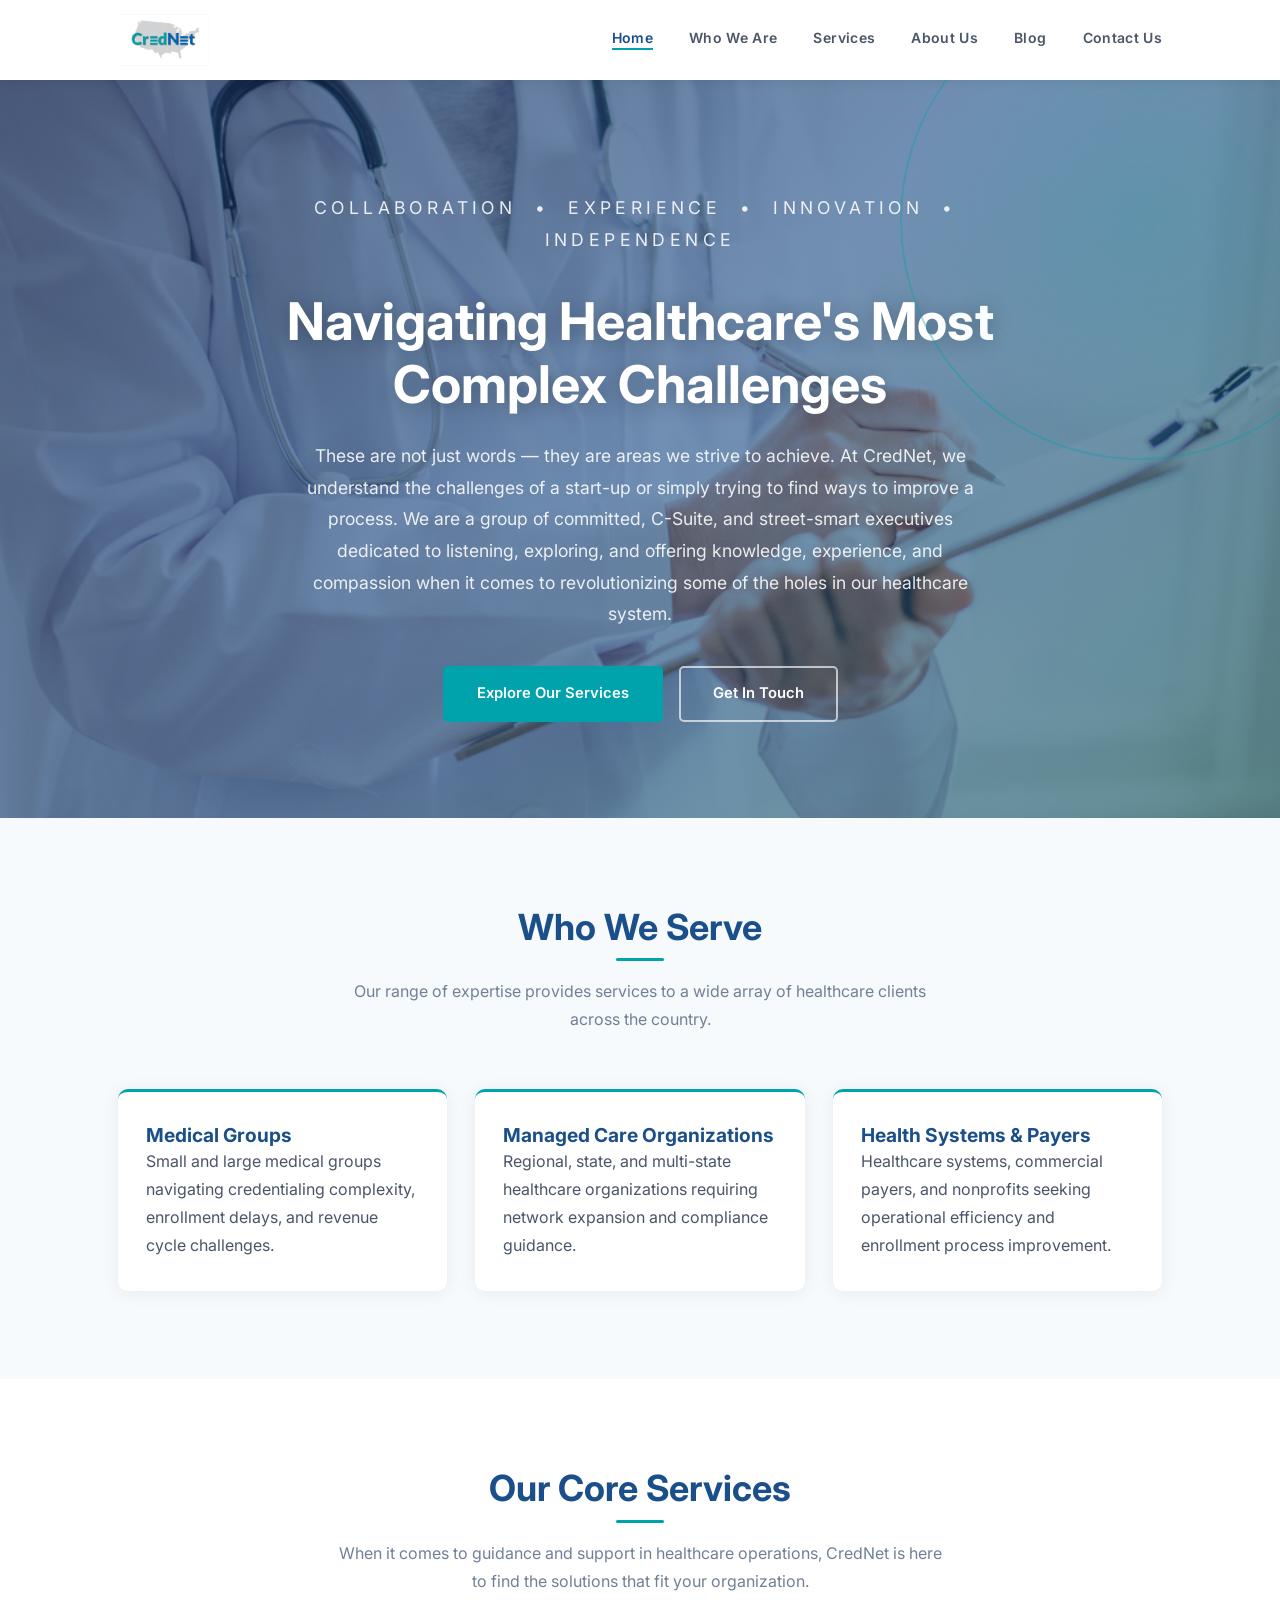
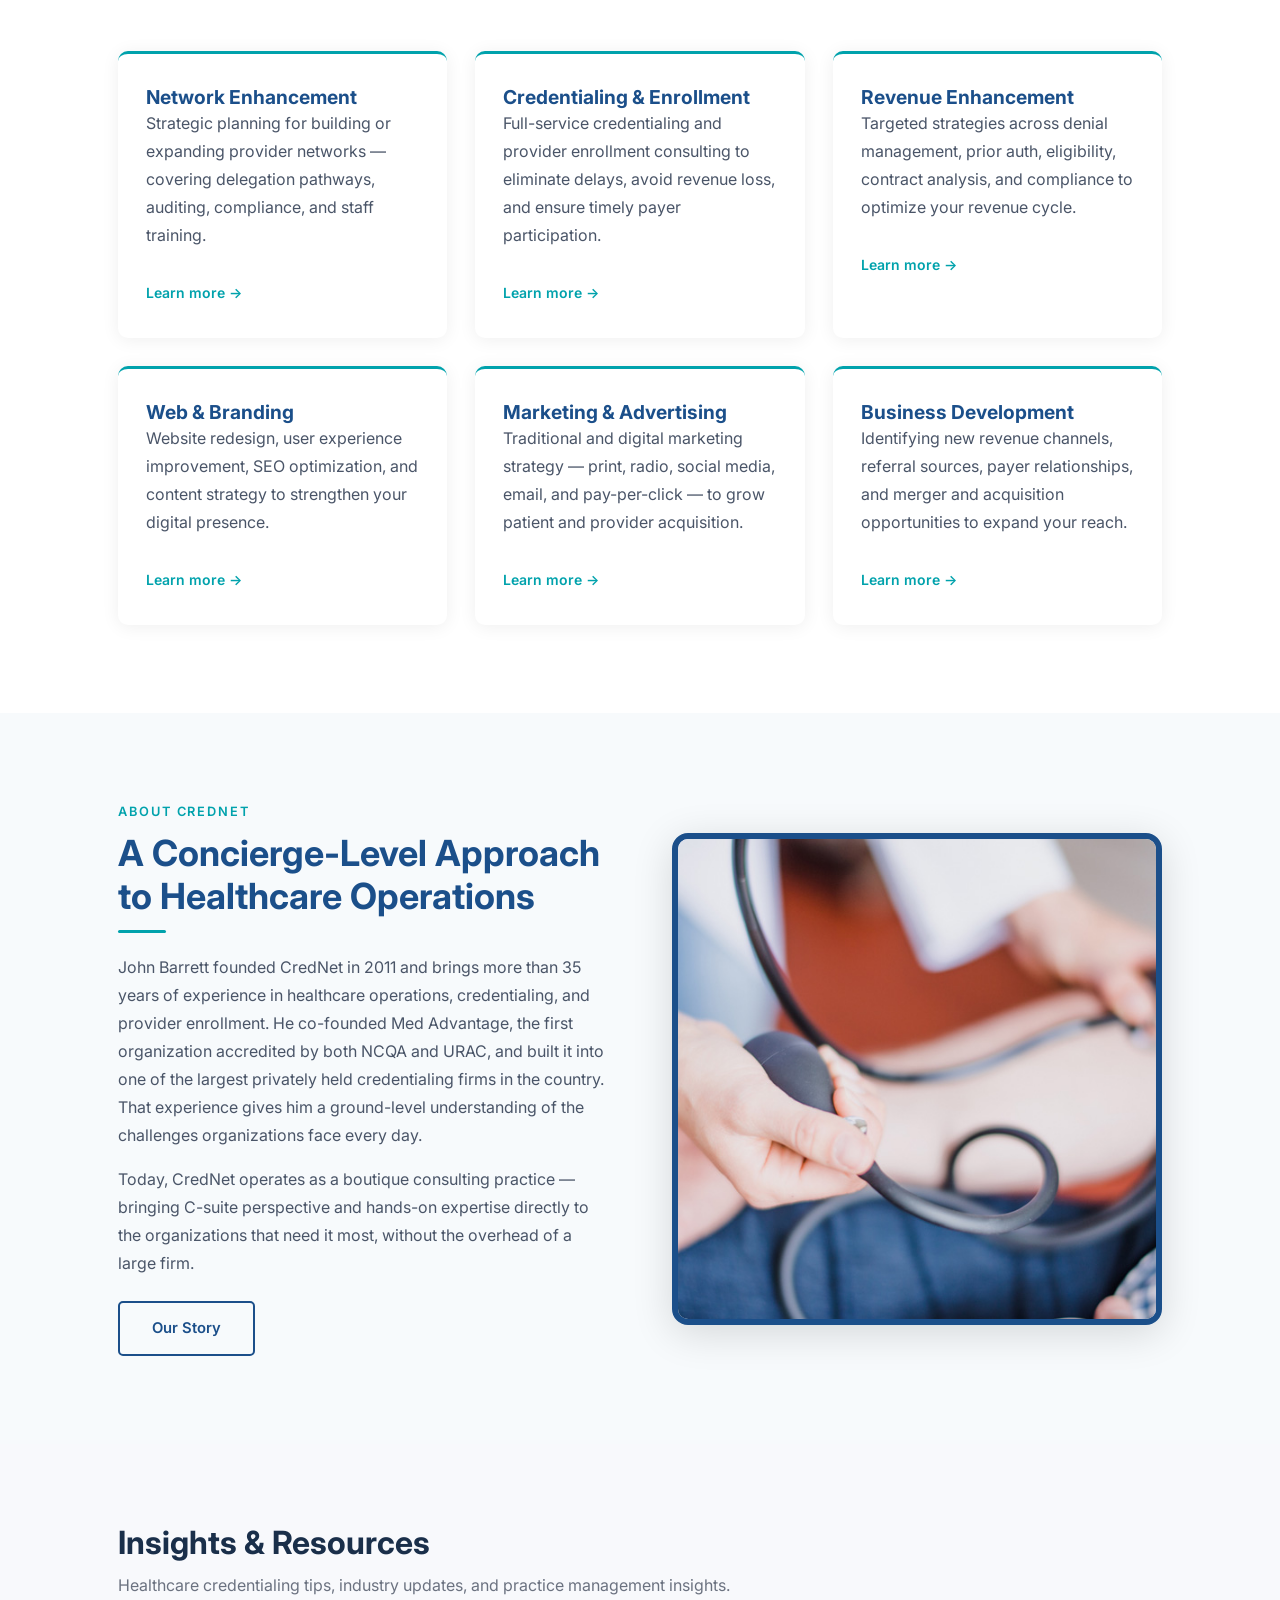
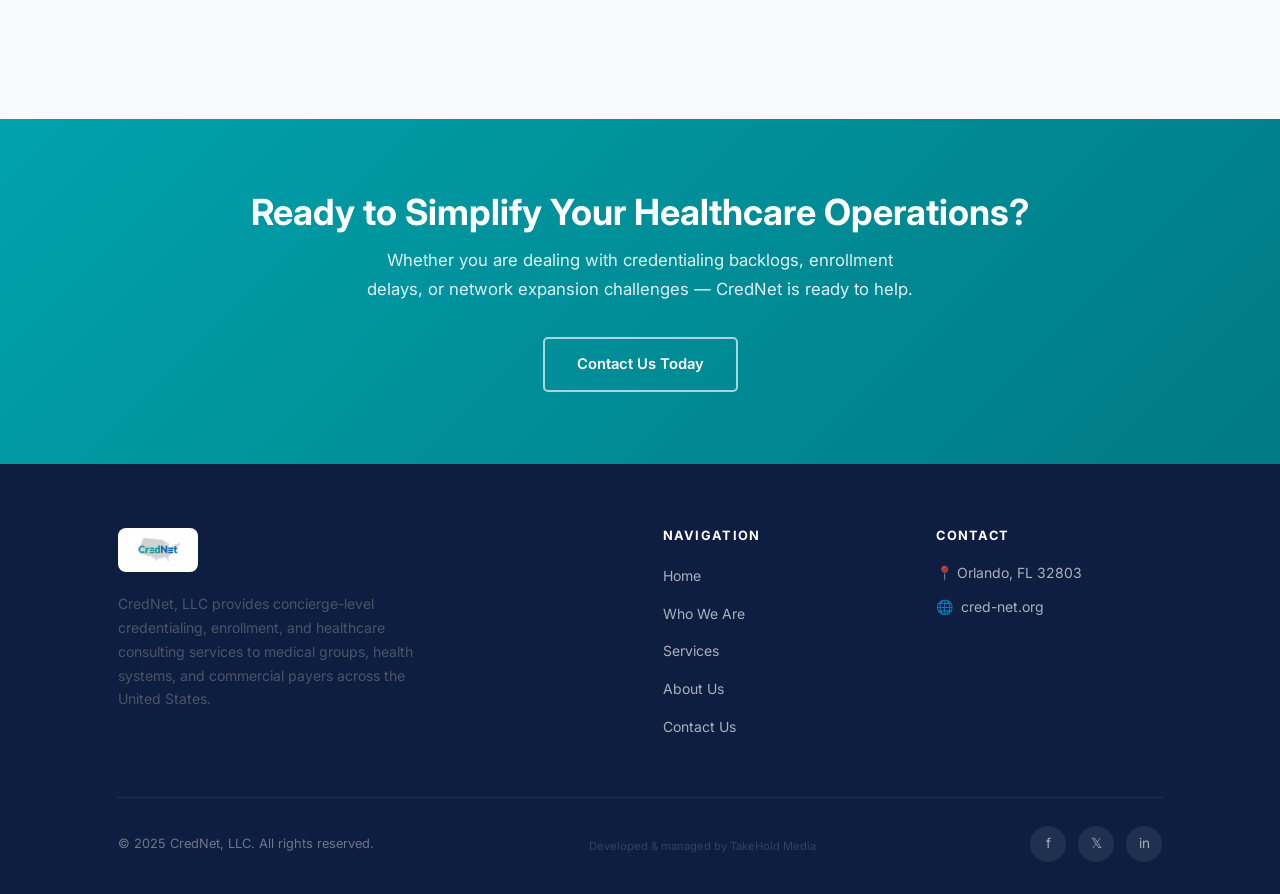
<file: index.html>
<!DOCTYPE html>
<html lang="en">
<head>
  <meta charset="UTF-8" />
  <meta name="viewport" content="width=device-width, initial-scale=1.0" />
  <title>CredNet — Healthcare Consulting &amp; Credentialing Solutions</title>
  <meta name="description" content="CredNet provides expert healthcare consulting in credentialing, provider enrollment, network enhancement, and revenue optimization for medical groups and health systems." />
  <link rel="preconnect" href="https://fonts.googleapis.com" />
  <link rel="preconnect" href="https://fonts.gstatic.com" crossorigin />
  <link href="https://fonts.googleapis.com/css2?family=Inter:wght@400;500;600;700&display=swap" rel="stylesheet" />
  <link rel="stylesheet" href="css/style.css" />
</head>
<body>

  <!-- ── Navigation ──────────────────────────────── -->
  <nav class="nav">
    <div class="nav-inner">
      <a href="index.html" class="nav-logo">
        <img src="assets/logos/CredNet_noTM.png" alt="CredNet" />
      </a>
      <ul class="nav-links">
        <li><a href="index.html" class="active">Home</a></li>
        <li><a href="who-we-are.html">Who We Are</a></li>
        <li><a href="services.html">Services</a></li>
        <li><a href="about.html">About Us</a></li>
        <li><a href="#blog">Blog</a></li>
        <li><a href="contact.html">Contact Us</a></li>
      </ul>
      <button class="nav-toggle" aria-label="Toggle navigation">
        <span></span><span></span><span></span>
      </button>
    </div>
  </nav>

  <!-- ── Hero ────────────────────────────────────── -->
  <section class="hero">
    <div class="hero-content container">
      <p class="hero-tagline">Collaboration &nbsp;•&nbsp; Experience &nbsp;•&nbsp; Innovation &nbsp;•&nbsp; Independence</p>
      <h1>Navigating Healthcare's Most Complex Challenges</h1>
      <p>These are not just words — they are areas we strive to achieve. At CredNet, we understand the challenges of a start-up or simply trying to find ways to improve a process. We are a group of committed, C-Suite, and street-smart executives dedicated to listening, exploring, and offering knowledge, experience, and compassion when it comes to revolutionizing some of the holes in our healthcare system.</p>
      <div class="hero-btns">
        <a href="services.html" class="btn btn-primary">Explore Our Services</a>
        <a href="contact.html" class="btn btn-outline-white">Get In Touch</a>
      </div>
    </div>
  </section>

  <!-- ── Who We Serve ─────────────────────────────── -->
  <section class="section-alt">
    <div class="container">
      <div class="section-header">
        <h2>Who We Serve</h2>
        <div class="accent-line"></div>
        <p>Our range of expertise provides services to a wide array of healthcare clients across the country.</p>
      </div>
      <div class="grid-3">
        <div class="card card-accent">
          <h3>Medical Groups</h3>
          <p>Small and large medical groups navigating credentialing complexity, enrollment delays, and revenue cycle challenges.</p>
        </div>
        <div class="card card-accent">
          <h3>Managed Care Organizations</h3>
          <p>Regional, state, and multi-state healthcare organizations requiring network expansion and compliance guidance.</p>
        </div>
        <div class="card card-accent">
          <h3>Health Systems &amp; Payers</h3>
          <p>Healthcare systems, commercial payers, and nonprofits seeking operational efficiency and enrollment process improvement.</p>
        </div>
      </div>
    </div>
  </section>

  <!-- ── Core Services Preview ────────────────────── -->
  <section>
    <div class="container">
      <div class="section-header">
        <h2>Our Core Services</h2>
        <div class="accent-line"></div>
        <p>When it comes to guidance and support in healthcare operations, CredNet is here to find the solutions that fit your organization.</p>
      </div>
      <div class="grid-3">
        <div class="card card-accent">
          <h3>Network Enhancement</h3>
          <p>Strategic planning for building or expanding provider networks — covering delegation pathways, auditing, compliance, and staff training.</p>
          <a href="services.html#network" class="card-link">Learn more →</a>
        </div>
        <div class="card card-accent">
          <h3>Credentialing &amp; Enrollment</h3>
          <p>Full-service credentialing and provider enrollment consulting to eliminate delays, avoid revenue loss, and ensure timely payer participation.</p>
          <a href="services.html#credentialing" class="card-link">Learn more →</a>
        </div>
        <div class="card card-accent">
          <h3>Revenue Enhancement</h3>
          <p>Targeted strategies across denial management, prior auth, eligibility, contract analysis, and compliance to optimize your revenue cycle.</p>
          <a href="services.html#revenue" class="card-link">Learn more →</a>
        </div>
        <div class="card card-accent">
          <h3>Web &amp; Branding</h3>
          <p>Website redesign, user experience improvement, SEO optimization, and content strategy to strengthen your digital presence.</p>
          <a href="services.html#web" class="card-link">Learn more →</a>
        </div>
        <div class="card card-accent">
          <h3>Marketing &amp; Advertising</h3>
          <p>Traditional and digital marketing strategy — print, radio, social media, email, and pay-per-click — to grow patient and provider acquisition.</p>
          <a href="services.html#marketing" class="card-link">Learn more →</a>
        </div>
        <div class="card card-accent">
          <h3>Business Development</h3>
          <p>Identifying new revenue channels, referral sources, payer relationships, and merger and acquisition opportunities to expand your reach.</p>
          <a href="services.html#bizdev" class="card-link">Learn more →</a>
        </div>
      </div>
    </div>
  </section>

  <!-- ── About Teaser ──────────────────────────────── -->
  <section class="section-alt">
    <div class="container">
      <div class="story-grid">
        <div>
          <p style="font-size:0.8rem;text-transform:uppercase;letter-spacing:0.15em;color:#00A2AC;font-weight:600;margin-bottom:0.5rem;">About CredNet</p>
          <h2>A Concierge-Level Approach to Healthcare Operations</h2>
          <div class="accent-line" style="margin:0.75rem 0 1.25rem;"></div>
          <p>John Barrett founded CredNet in 2011 and brings more than 35 years of experience in healthcare operations, credentialing, and provider enrollment. He co-founded Med Advantage, the first organization accredited by both NCQA and URAC, and built it into one of the largest privately held credentialing firms in the country. That experience gives him a ground-level understanding of the challenges organizations face every day.</p>
          <p>Today, CredNet operates as a boutique consulting practice — bringing C-suite perspective and hands-on expertise directly to the organizations that need it most, without the overhead of a large firm.</p>
          <a href="about.html" class="btn btn-outline-navy" style="margin-top:0.5rem;">Our Story</a>
        </div>
        <div class="about-photo-wrap">
          <img src="assets/images/doctor-01.jpg" alt="Healthcare professional" />
        </div>
      </div>
    </div>
  </section>

  <!-- ── Blog ─────────────────────────────────────── -->
  <section class="section" id="blog" style="padding:80px 0; background:#f8f9fc;">
    <div class="container">
      <h2 style="font-size:2rem; font-weight:700; margin-bottom:0.5rem; color:#1a2f4a;">Insights & Resources</h2>
      <p style="color:#6b7280; margin-bottom:2.5rem;">Healthcare credentialing tips, industry updates, and practice management insights.</p>
      <div id="soro-blog"></div>
      <script src="https://app.trysoro.com/api/embed/ebf700c0-2c4d-48cb-9a26-8e1992894ceb" defer></script>
    </div>
  </section>

  <!-- ── CTA Band ──────────────────────────────────── -->
  <section class="cta-band">
    <div class="container">
      <h2>Ready to Simplify Your Healthcare Operations?</h2>
      <p>Whether you are dealing with credentialing backlogs, enrollment delays, or network expansion challenges — CredNet is ready to help.</p>
      <a href="contact.html" class="btn btn-outline-white">Contact Us Today</a>
    </div>
  </section>

  <!-- ── Footer ───────────────────────────────────── -->
  <footer class="footer">
    <div class="container">
      <div class="footer-grid">
        <div class="footer-brand">
          <img src="assets/logos/CredNet_noTM.png" alt="CredNet" />
          <p>CredNet, LLC provides concierge-level credentialing, enrollment, and healthcare consulting services to medical groups, health systems, and commercial payers across the United States.</p>
        </div>
        <div>
          <h4>Navigation</h4>
          <ul>
            <li><a href="index.html">Home</a></li>
            <li><a href="who-we-are.html">Who We Are</a></li>
            <li><a href="services.html">Services</a></li>
            <li><a href="about.html">About Us</a></li>
            <li><a href="contact.html">Contact Us</a></li>
          </ul>
        </div>
        <div>
          <h4>Contact</h4>
          <ul class="footer-contact-list">
            <li>📍 Orlando, FL 32803</li>
            <li>🌐 <a href="https://www.cred-net.org" style="color:rgba(255,255,255,0.65);">cred-net.org</a></li>
          </ul>
        </div>
      </div>
      <div class="footer-bottom">
        <p>&copy; 2025 CredNet, LLC. All rights reserved.</p>
        <p style="margin-top:6px; opacity:0.4; font-size:0.7rem;">Developed & managed by <a href="https://takeholdmedia.com" target="_blank" style="color:inherit;">TakeHold Media</a></p>
        <div class="social-links">
          <a href="https://www.facebook.com" aria-label="Facebook">f</a>
          <a href="https://www.twitter.com" aria-label="X / Twitter">𝕏</a>
          <a href="https://www.linkedin.com" aria-label="LinkedIn">in</a>
        </div>
      </div>
    </div>
  </footer>

  <script src="js/main.js"></script>
</body>
</html>
</file>
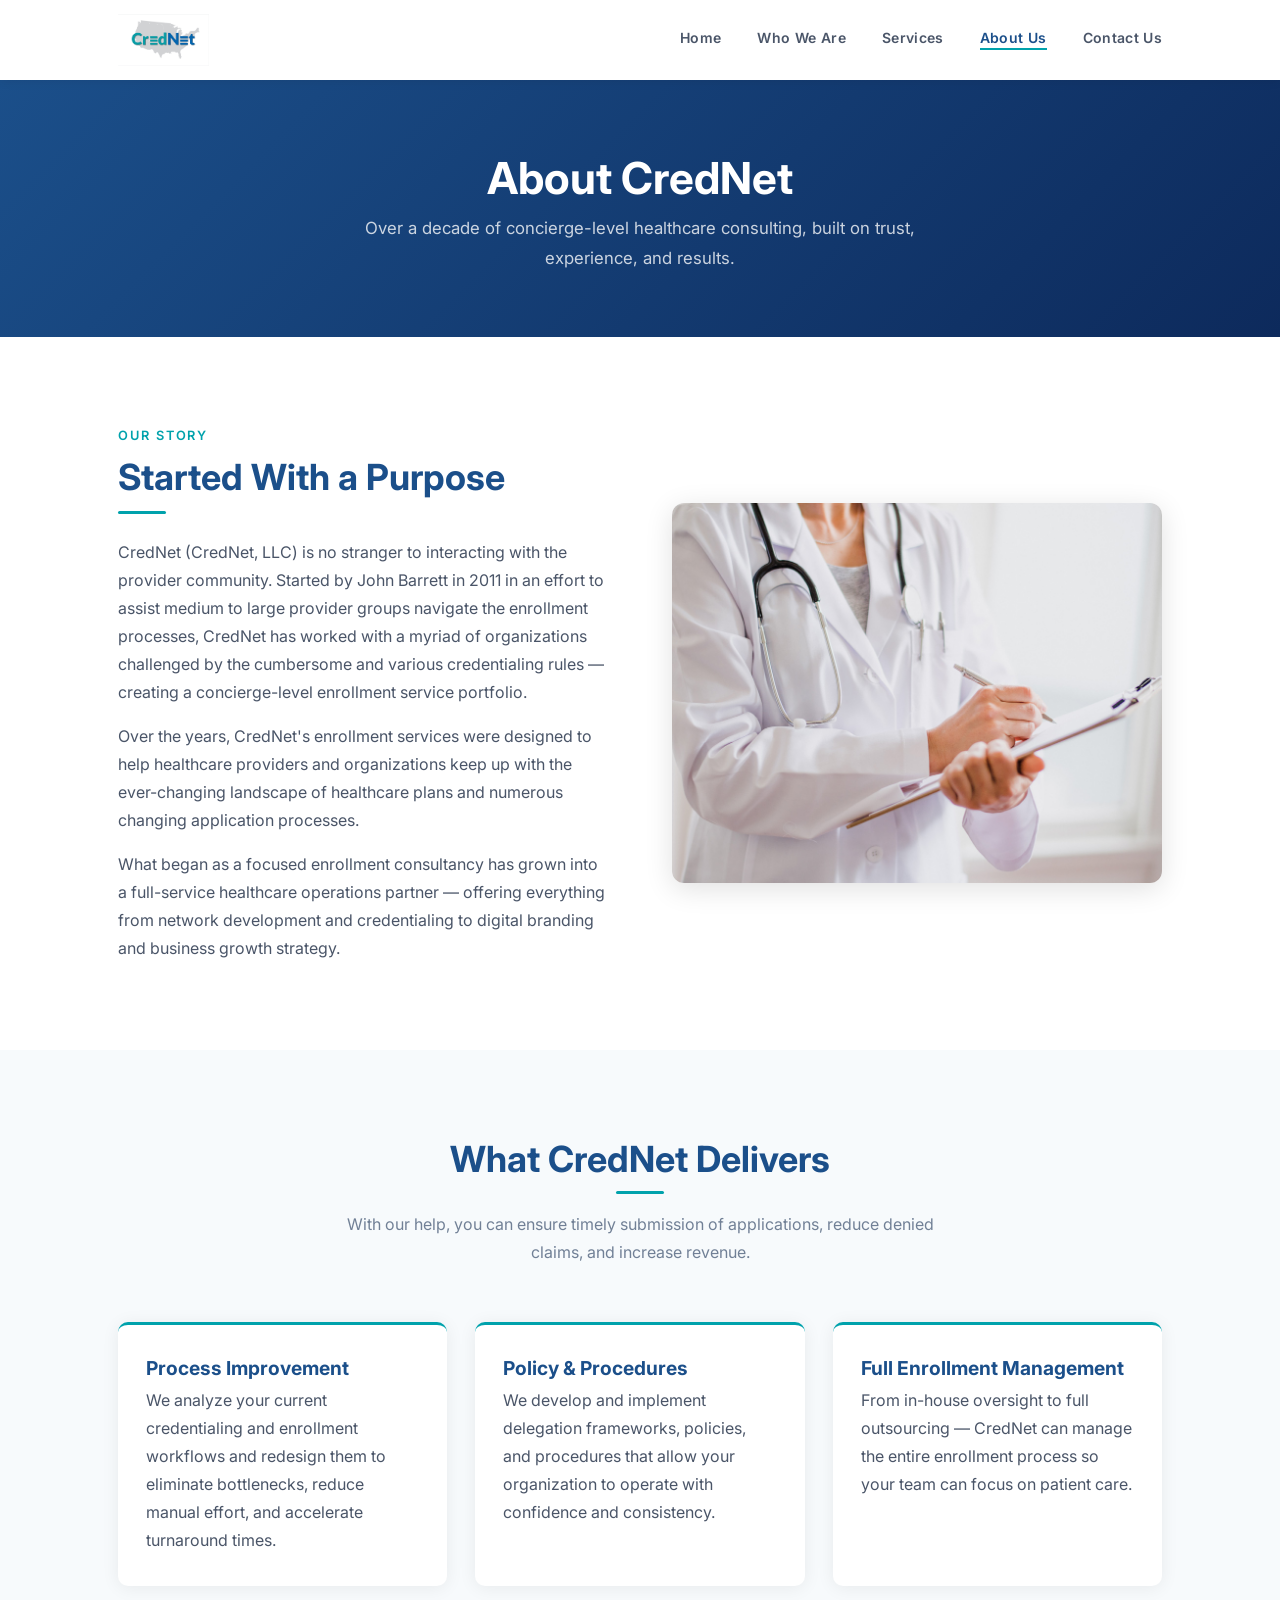
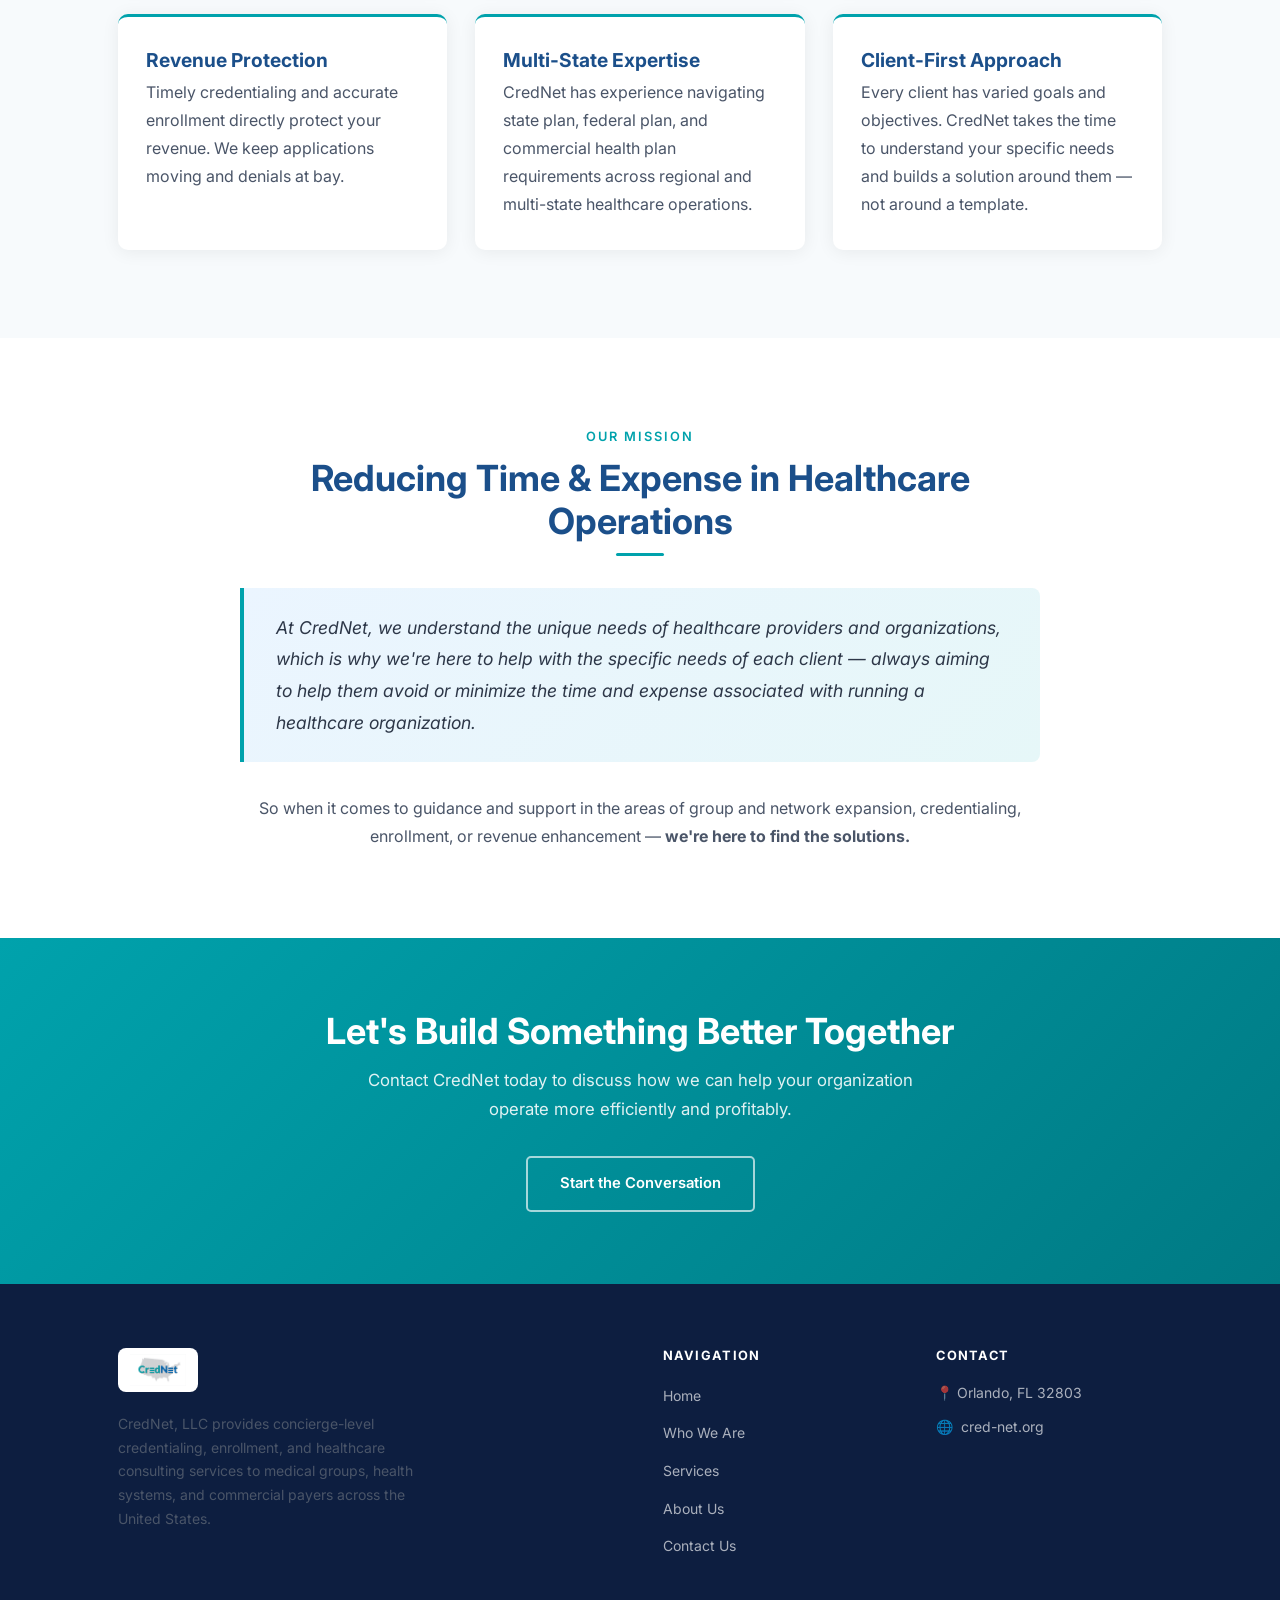
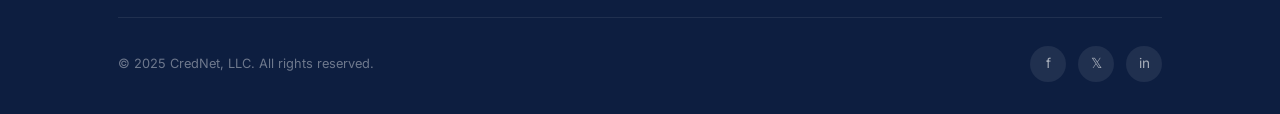
<file: about.html>
<!DOCTYPE html>
<html lang="en">
<head>
  <meta charset="UTF-8" />
  <meta name="viewport" content="width=device-width, initial-scale=1.0" />
  <title>About Us — CredNet</title>
  <meta name="description" content="Founded in 2011 by John Barrett, CredNet, LLC delivers concierge-level credentialing and enrollment consulting for healthcare organizations across the United States." />
  <link rel="preconnect" href="https://fonts.googleapis.com" />
  <link rel="preconnect" href="https://fonts.gstatic.com" crossorigin />
  <link href="https://fonts.googleapis.com/css2?family=Inter:wght@400;500;600;700&display=swap" rel="stylesheet" />
  <link rel="stylesheet" href="css/style.css" />
</head>
<body>

  <!-- ── Navigation ──────────────────────────────── -->
  <nav class="nav">
    <div class="nav-inner">
      <a href="index.html" class="nav-logo">
        <img src="assets/logos/CredNet_noTM.png" alt="CredNet" />
      </a>
      <ul class="nav-links">
        <li><a href="index.html">Home</a></li>
        <li><a href="who-we-are.html">Who We Are</a></li>
        <li><a href="services.html">Services</a></li>
        <li><a href="about.html" class="active">About Us</a></li>
        <li><a href="contact.html">Contact Us</a></li>
      </ul>
      <button class="nav-toggle" aria-label="Toggle navigation">
        <span></span><span></span><span></span>
      </button>
    </div>
  </nav>

  <!-- ── Page Hero ────────────────────────────────── -->
  <div class="page-hero">
    <div class="container">
      <h1>About CredNet</h1>
      <p>Over a decade of concierge-level healthcare consulting, built on trust, experience, and results.</p>
    </div>
  </div>

  <!-- ── Our Story ─────────────────────────────────── -->
  <section>
    <div class="container">
      <div class="story-grid">
        <div>
          <p style="font-size:0.8rem;text-transform:uppercase;letter-spacing:0.15em;color:#00A2AC;font-weight:600;margin-bottom:0.5rem;">Our Story</p>
          <h2>Started With a Purpose</h2>
          <div class="accent-line" style="margin:0.75rem 0 1.5rem;"></div>
          <p>CredNet (CredNet, LLC) is no stranger to interacting with the provider community. Started by John Barrett in 2011 in an effort to assist medium to large provider groups navigate the enrollment processes, CredNet has worked with a myriad of organizations challenged by the cumbersome and various credentialing rules — creating a concierge-level enrollment service portfolio.</p>
          <p>Over the years, CredNet's enrollment services were designed to help healthcare providers and organizations keep up with the ever-changing landscape of healthcare plans and numerous changing application processes.</p>
          <p>What began as a focused enrollment consultancy has grown into a full-service healthcare operations partner — offering everything from network development and credentialing to digital branding and business growth strategy.</p>
        </div>
        <div>
          <img src="assets/images/doctor-10.jpg" alt="Healthcare professional" style="border-radius:12px;box-shadow:0 6px 28px rgba(0,0,0,0.12);width:100%;height:380px;object-fit:cover;object-position:center top;" />
        </div>
      </div>
    </div>
  </section>

  <!-- ── What We Offer ─────────────────────────────── -->
  <section class="section-alt">
    <div class="container">
      <div class="section-header">
        <h2>What CredNet Delivers</h2>
        <div class="accent-line"></div>
        <p>With our help, you can ensure timely submission of applications, reduce denied claims, and increase revenue.</p>
      </div>
      <div class="grid-3">
        <div class="card card-accent">
          <h3 style="margin-bottom:0.4rem;">Process Improvement</h3>
          <p>We analyze your current credentialing and enrollment workflows and redesign them to eliminate bottlenecks, reduce manual effort, and accelerate turnaround times.</p>
        </div>
        <div class="card card-accent">
          <h3 style="margin-bottom:0.4rem;">Policy &amp; Procedures</h3>
          <p>We develop and implement delegation frameworks, policies, and procedures that allow your organization to operate with confidence and consistency.</p>
        </div>
        <div class="card card-accent">
          <h3 style="margin-bottom:0.4rem;">Full Enrollment Management</h3>
          <p>From in-house oversight to full outsourcing — CredNet can manage the entire enrollment process so your team can focus on patient care.</p>
        </div>
        <div class="card card-accent">
          <h3 style="margin-bottom:0.4rem;">Revenue Protection</h3>
          <p>Timely credentialing and accurate enrollment directly protect your revenue. We keep applications moving and denials at bay.</p>
        </div>
        <div class="card card-accent">
          <h3 style="margin-bottom:0.4rem;">Multi-State Expertise</h3>
          <p>CredNet has experience navigating state plan, federal plan, and commercial health plan requirements across regional and multi-state healthcare operations.</p>
        </div>
        <div class="card card-accent">
          <h3 style="margin-bottom:0.4rem;">Client-First Approach</h3>
          <p>Every client has varied goals and objectives. CredNet takes the time to understand your specific needs and builds a solution around them — not around a template.</p>
        </div>
      </div>
    </div>
  </section>

  <!-- ── Mission Statement ─────────────────────────── -->
  <section>
    <div class="container">
      <div style="max-width:800px;margin:0 auto;">
        <p style="font-size:0.8rem;text-transform:uppercase;letter-spacing:0.15em;color:#00A2AC;font-weight:600;margin-bottom:0.5rem;text-align:center;">Our Mission</p>
        <h2 style="text-align:center;">Reducing Time &amp; Expense in Healthcare Operations</h2>
        <div class="accent-line"></div>
        <div class="highlight" style="margin-top:2rem;">
          <p style="font-size:1.1rem;line-height:1.8;">At CredNet, we understand the unique needs of healthcare providers and organizations, which is why we're here to help with the specific needs of each client — always aiming to help them avoid or minimize the time and expense associated with running a healthcare organization.</p>
        </div>
        <p style="margin-top:1.5rem;text-align:center;">So when it comes to guidance and support in the areas of group and network expansion, credentialing, enrollment, or revenue enhancement — <strong>we're here to find the solutions.</strong></p>
      </div>
    </div>
  </section>

  <!-- ── CTA Band ──────────────────────────────────── -->
  <section class="cta-band">
    <div class="container">
      <h2>Let's Build Something Better Together</h2>
      <p>Contact CredNet today to discuss how we can help your organization operate more efficiently and profitably.</p>
      <a href="contact.html" class="btn btn-outline-white">Start the Conversation</a>
    </div>
  </section>

  <!-- ── Footer ───────────────────────────────────── -->
  <footer class="footer">
    <div class="container">
      <div class="footer-grid">
        <div class="footer-brand">
          <img src="assets/logos/CredNet_noTM.png" alt="CredNet" />
          <p>CredNet, LLC provides concierge-level credentialing, enrollment, and healthcare consulting services to medical groups, health systems, and commercial payers across the United States.</p>
        </div>
        <div>
          <h4>Navigation</h4>
          <ul>
            <li><a href="index.html">Home</a></li>
            <li><a href="who-we-are.html">Who We Are</a></li>
            <li><a href="services.html">Services</a></li>
            <li><a href="about.html">About Us</a></li>
            <li><a href="contact.html">Contact Us</a></li>
          </ul>
        </div>
        <div>
          <h4>Contact</h4>
          <ul class="footer-contact-list">
            <li>📍 Orlando, FL 32803</li>
            <li>🌐 <a href="https://www.cred-net.org" style="color:rgba(255,255,255,0.65);">cred-net.org</a></li>
          </ul>
        </div>
      </div>
      <div class="footer-bottom">
        <p>&copy; 2025 CredNet, LLC. All rights reserved.</p>
        <div class="social-links">
          <a href="https://www.facebook.com" aria-label="Facebook">f</a>
          <a href="https://www.twitter.com" aria-label="X / Twitter">𝕏</a>
          <a href="https://www.linkedin.com" aria-label="LinkedIn">in</a>
        </div>
      </div>
    </div>
  </footer>

  <script src="js/main.js"></script>
</body>
</html>
</file>
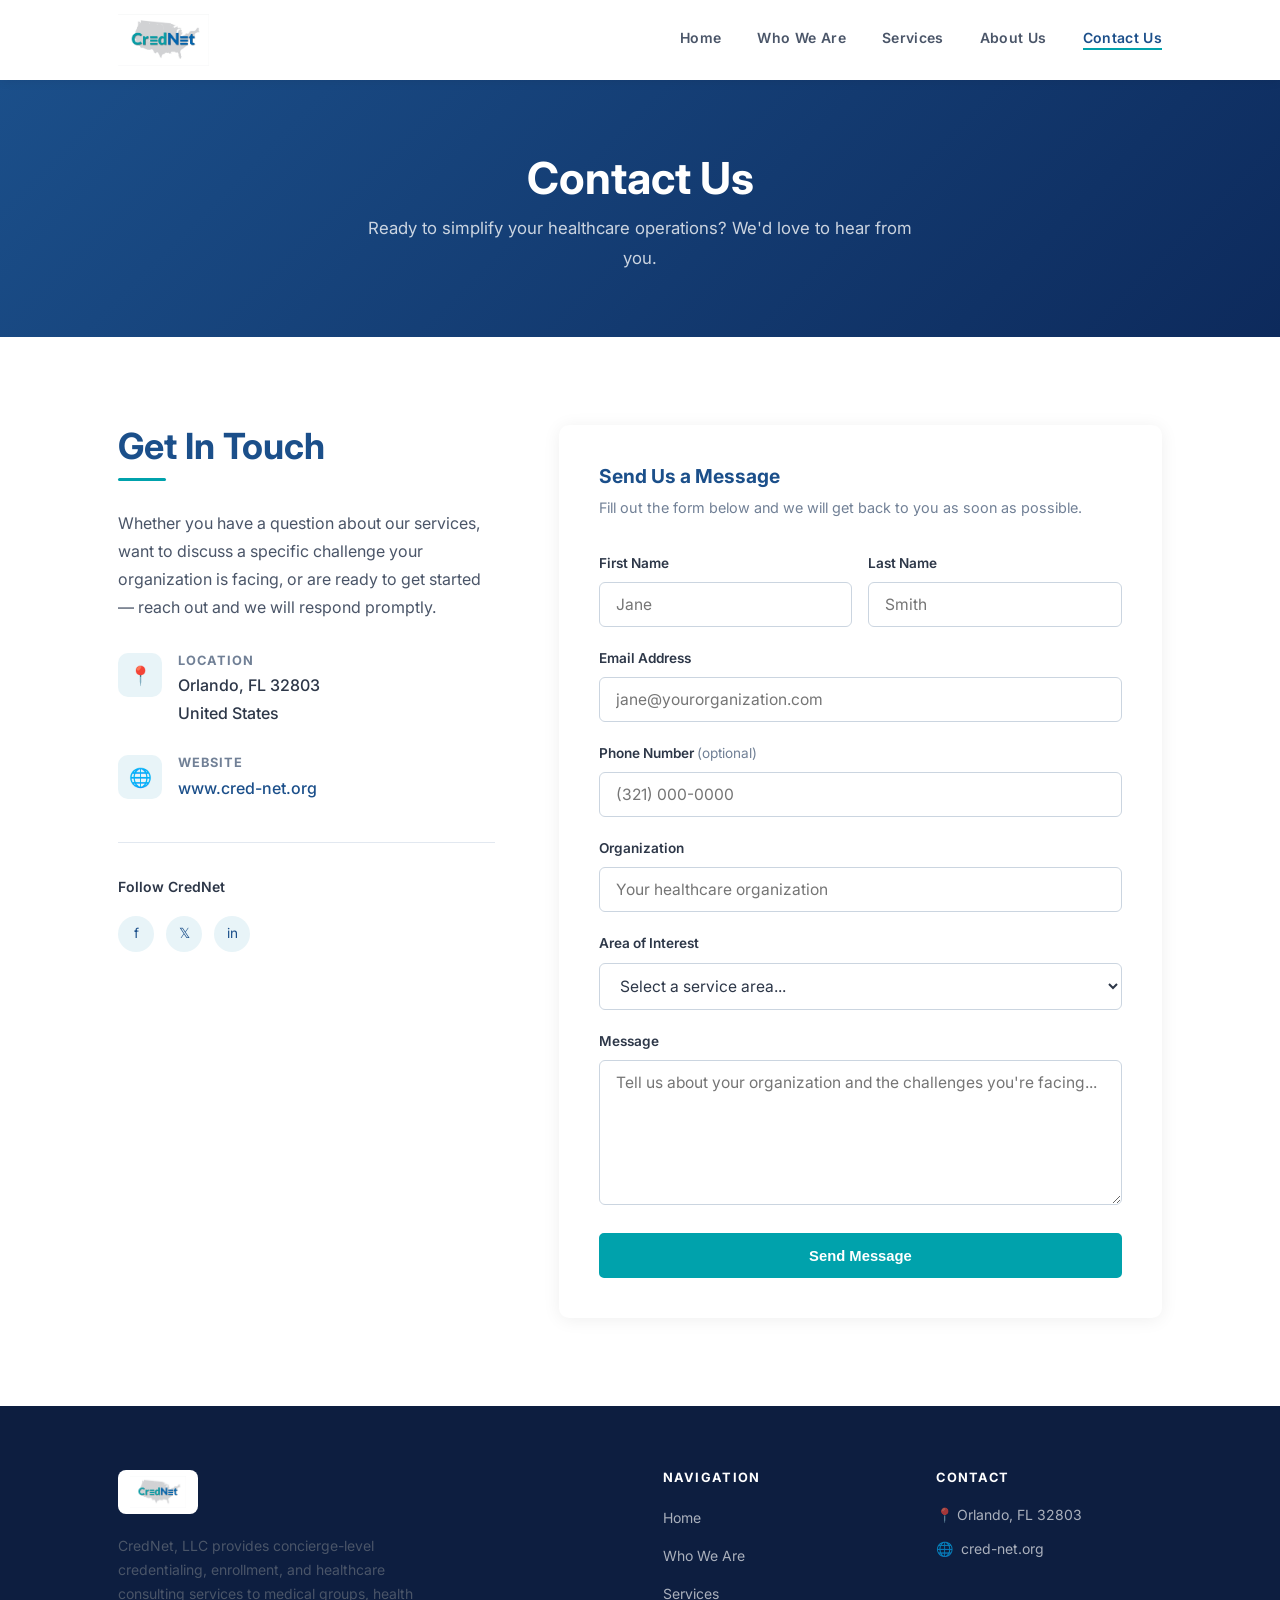
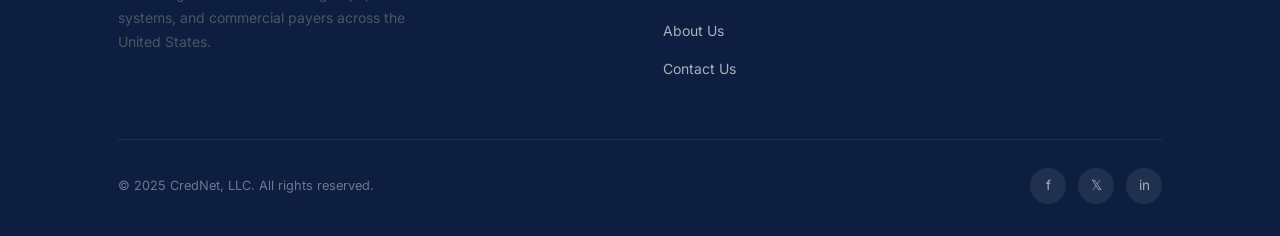
<file: contact.html>
<!DOCTYPE html>
<html lang="en">
<head>
  <meta charset="UTF-8" />
  <meta name="viewport" content="width=device-width, initial-scale=1.0" />
  <title>Contact Us — CredNet</title>
  <link rel="preconnect" href="https://fonts.googleapis.com" />
  <link rel="preconnect" href="https://fonts.gstatic.com" crossorigin />
  <link href="https://fonts.googleapis.com/css2?family=Inter:wght@400;500;600;700&display=swap" rel="stylesheet" />
  <link rel="stylesheet" href="css/style.css" />
</head>
<body>

  <!-- ── Navigation ──────────────────────────────── -->
  <nav class="nav">
    <div class="nav-inner">
      <a href="index.html" class="nav-logo">
        <img src="assets/logos/CredNet_noTM.png" alt="CredNet" />
      </a>
      <ul class="nav-links">
        <li><a href="index.html">Home</a></li>
        <li><a href="who-we-are.html">Who We Are</a></li>
        <li><a href="services.html">Services</a></li>
        <li><a href="about.html">About Us</a></li>
        <li><a href="contact.html" class="active">Contact Us</a></li>
      </ul>
      <button class="nav-toggle" aria-label="Toggle navigation">
        <span></span><span></span><span></span>
      </button>
    </div>
  </nav>

  <!-- ── Page Hero ────────────────────────────────── -->
  <div class="page-hero">
    <div class="container">
      <h1>Contact Us</h1>
      <p>Ready to simplify your healthcare operations? We'd love to hear from you.</p>
    </div>
  </div>

  <!-- ── Contact Section ──────────────────────────── -->
  <section>
    <div class="container">
      <div class="contact-grid">

        <!-- Contact Info -->
        <div>
          <h2 style="margin-bottom:0.5rem;">Get In Touch</h2>
          <div class="accent-line" style="margin:0.6rem 0 1.75rem;"></div>
          <p>Whether you have a question about our services, want to discuss a specific challenge your organization is facing, or are ready to get started — reach out and we will respond promptly.</p>

          <div style="margin-top:2rem;">
            <div class="contact-info-item">
              <div class="contact-icon">📍</div>
              <div>
                <h4>Location</h4>
                <p>Orlando, FL 32803<br />United States</p>
              </div>
            </div>
            <div class="contact-info-item">
              <div class="contact-icon">🌐</div>
              <div>
                <h4>Website</h4>
                <p><a href="https://www.cred-net.org">www.cred-net.org</a></p>
              </div>
            </div>
          </div>

          <div style="margin-top:2.5rem;padding-top:2rem;border-top:1px solid #E2E8F0;">
            <p style="font-size:0.875rem;font-weight:600;color:#2D3748;margin-bottom:1rem;">Follow CredNet</p>
            <div class="social-links" style="justify-content:flex-start;">
              <a href="https://www.facebook.com" aria-label="Facebook" style="background:#E8F4F8;color:#1B4F8A;">f</a>
              <a href="https://www.twitter.com" aria-label="X / Twitter" style="background:#E8F4F8;color:#1B4F8A;">𝕏</a>
              <a href="https://www.linkedin.com" aria-label="LinkedIn" style="background:#E8F4F8;color:#1B4F8A;">in</a>
            </div>
          </div>
        </div>

        <!-- Contact Form -->
        <div class="card" style="padding:2.5rem;">
          <h3 style="margin-bottom:0.4rem;">Send Us a Message</h3>
          <p style="font-size:0.9rem;color:#718096;margin-bottom:2rem;">Fill out the form below and we will get back to you as soon as possible.</p>

          <!--
            To activate this form with Formspree:
            1. Sign up free at https://formspree.io
            2. Create a new form and copy your form ID
            3. Replace YOUR_FORM_ID below with your actual ID
            e.g. action="https://formspree.io/f/abcd1234"
          -->
          <form action="https://formspree.io/f/YOUR_FORM_ID" method="POST">

            <div class="form-row">
              <div class="form-group">
                <label for="first-name">First Name</label>
                <input type="text" id="first-name" name="first_name" placeholder="Jane" required />
              </div>
              <div class="form-group">
                <label for="last-name">Last Name</label>
                <input type="text" id="last-name" name="last_name" placeholder="Smith" required />
              </div>
            </div>

            <div class="form-group">
              <label for="email">Email Address</label>
              <input type="email" id="email" name="email" placeholder="jane@yourorganization.com" required />
            </div>

            <div class="form-group">
              <label for="phone">Phone Number <span style="font-weight:400;color:#718096;">(optional)</span></label>
              <input type="tel" id="phone" name="phone" placeholder="(321) 000-0000" />
            </div>

            <div class="form-group">
              <label for="organization">Organization</label>
              <input type="text" id="organization" name="organization" placeholder="Your healthcare organization" />
            </div>

            <div class="form-group">
              <label for="service">Area of Interest</label>
              <select id="service" name="service">
                <option value="" disabled selected>Select a service area...</option>
                <option value="network">Network Enhancement</option>
                <option value="credentialing">Credentialing</option>
                <option value="enrollment">Provider Enrollment</option>
                <option value="revenue">Revenue Enhancement</option>
                <option value="web">Web Presence &amp; Branding</option>
                <option value="marketing">Marketing &amp; Advertising</option>
                <option value="bizdev">Business Development</option>
                <option value="other">Other / Not Sure</option>
              </select>
            </div>

            <div class="form-group">
              <label for="message">Message</label>
              <textarea id="message" name="message" placeholder="Tell us about your organization and the challenges you're facing..." required></textarea>
            </div>

            <button type="submit" class="btn btn-primary" style="width:100%;justify-content:center;">Send Message</button>

          </form>
        </div>

      </div>
    </div>
  </section>

  <!-- ── Footer ───────────────────────────────────── -->
  <footer class="footer">
    <div class="container">
      <div class="footer-grid">
        <div class="footer-brand">
          <img src="assets/logos/CredNet_noTM.png" alt="CredNet" />
          <p>CredNet, LLC provides concierge-level credentialing, enrollment, and healthcare consulting services to medical groups, health systems, and commercial payers across the United States.</p>
        </div>
        <div>
          <h4>Navigation</h4>
          <ul>
            <li><a href="index.html">Home</a></li>
            <li><a href="who-we-are.html">Who We Are</a></li>
            <li><a href="services.html">Services</a></li>
            <li><a href="about.html">About Us</a></li>
            <li><a href="contact.html">Contact Us</a></li>
          </ul>
        </div>
        <div>
          <h4>Contact</h4>
          <ul class="footer-contact-list">
            <li>📍 Orlando, FL 32803</li>
            <li>🌐 <a href="https://www.cred-net.org" style="color:rgba(255,255,255,0.65);">cred-net.org</a></li>
          </ul>
        </div>
      </div>
      <div class="footer-bottom">
        <p>&copy; 2025 CredNet, LLC. All rights reserved.</p>
        <div class="social-links">
          <a href="https://www.facebook.com" aria-label="Facebook">f</a>
          <a href="https://www.twitter.com" aria-label="X / Twitter">𝕏</a>
          <a href="https://www.linkedin.com" aria-label="LinkedIn">in</a>
        </div>
      </div>
    </div>
  </footer>

  <script src="js/main.js"></script>
</body>
</html>
</file>
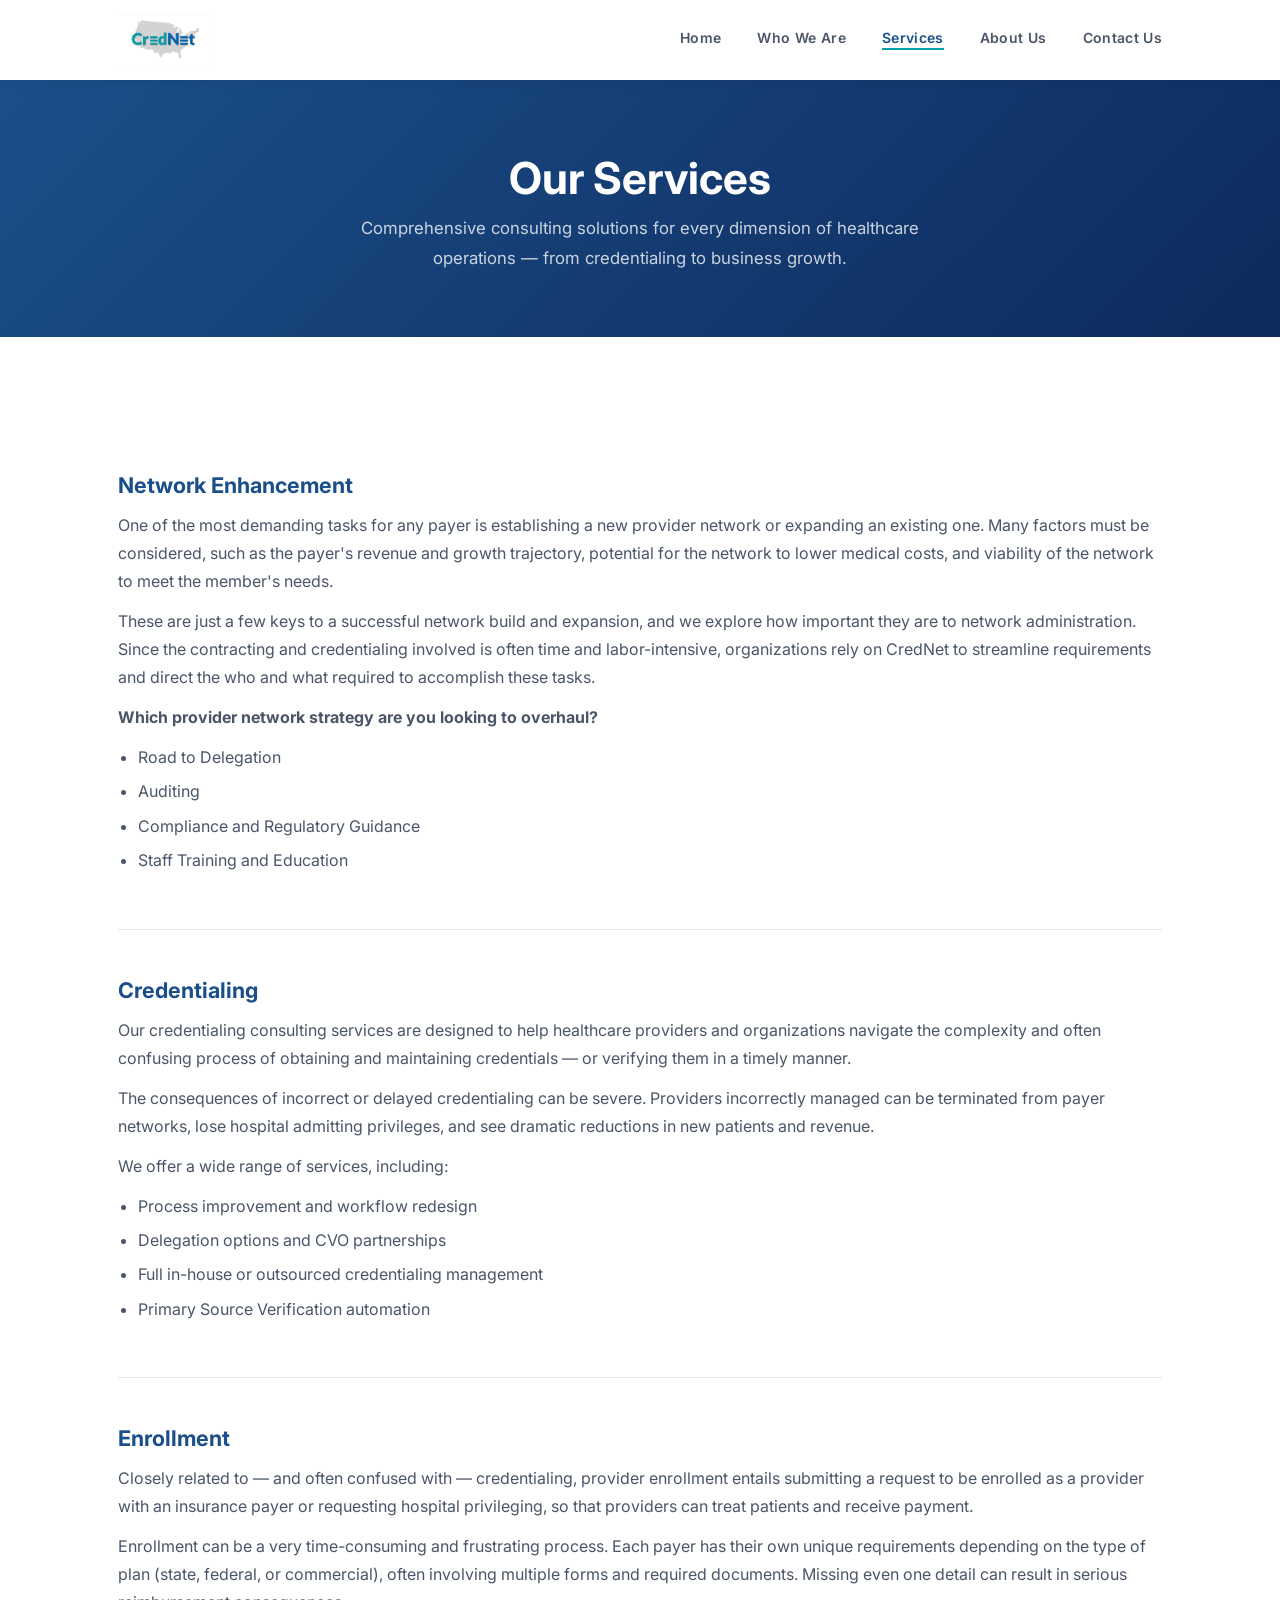
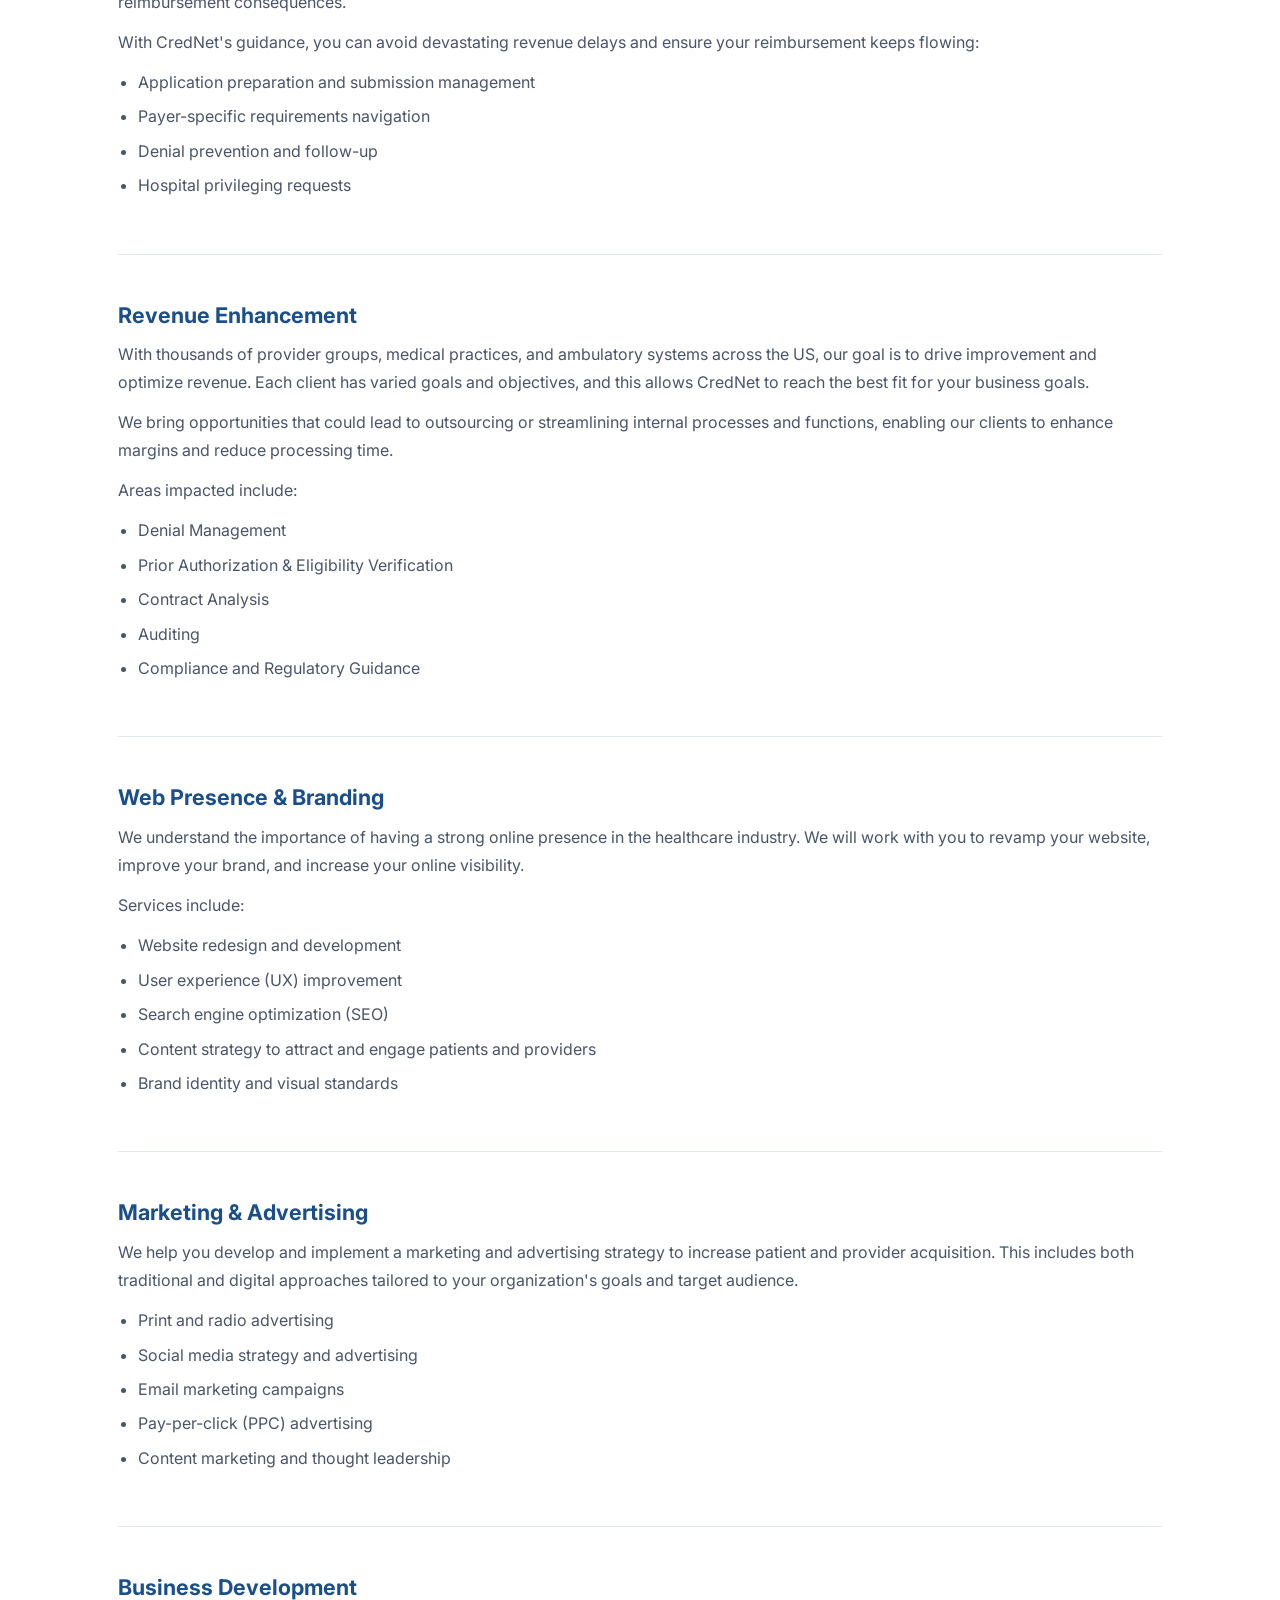
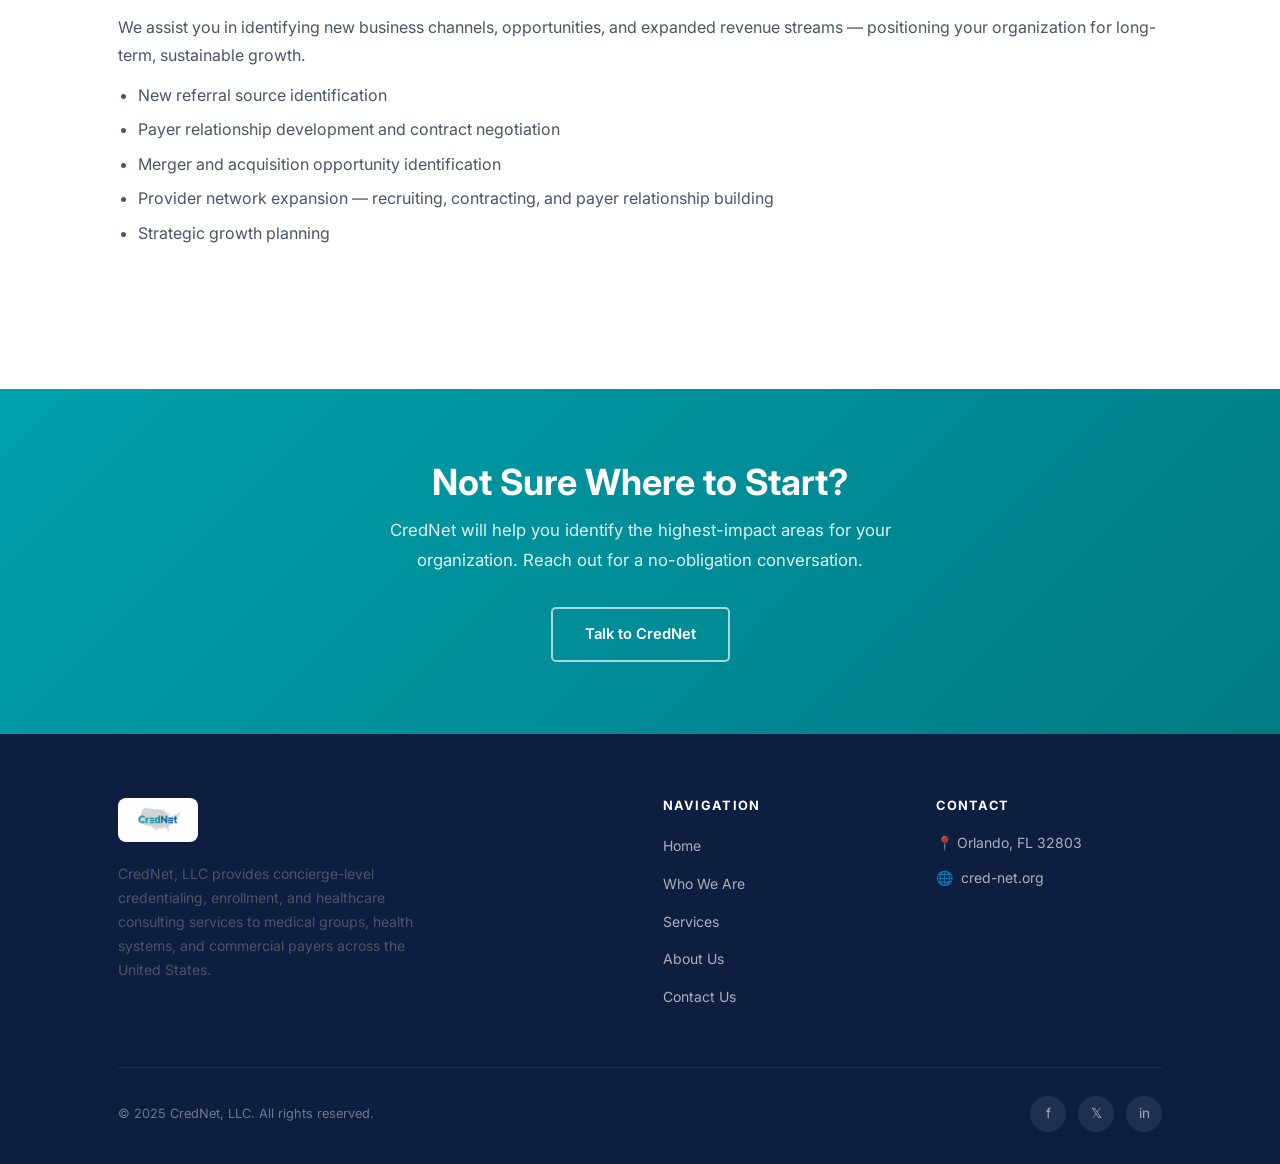
<file: services.html>
<!DOCTYPE html>
<html lang="en">
<head>
  <meta charset="UTF-8" />
  <meta name="viewport" content="width=device-width, initial-scale=1.0" />
  <title>Services — CredNet</title>
  <meta name="description" content="CredNet offers network enhancement, credentialing, provider enrollment, revenue enhancement, web presence, marketing, and business development for healthcare organizations." />
  <link rel="preconnect" href="https://fonts.googleapis.com" />
  <link rel="preconnect" href="https://fonts.gstatic.com" crossorigin />
  <link href="https://fonts.googleapis.com/css2?family=Inter:wght@400;500;600;700&display=swap" rel="stylesheet" />
  <link rel="stylesheet" href="css/style.css" />
</head>
<body>

  <!-- ── Navigation ──────────────────────────────── -->
  <nav class="nav">
    <div class="nav-inner">
      <a href="index.html" class="nav-logo">
        <img src="assets/logos/CredNet_noTM.png" alt="CredNet" />
      </a>
      <ul class="nav-links">
        <li><a href="index.html">Home</a></li>
        <li><a href="who-we-are.html">Who We Are</a></li>
        <li><a href="services.html" class="active">Services</a></li>
        <li><a href="about.html">About Us</a></li>
        <li><a href="contact.html">Contact Us</a></li>
      </ul>
      <button class="nav-toggle" aria-label="Toggle navigation">
        <span></span><span></span><span></span>
      </button>
    </div>
  </nav>

  <!-- ── Page Hero ────────────────────────────────── -->
  <div class="page-hero">
    <div class="container">
      <h1>Our Services</h1>
      <p>Comprehensive consulting solutions for every dimension of healthcare operations — from credentialing to business growth.</p>
    </div>
  </div>

  <!-- ── Services ─────────────────────────────────── -->
  <section>
    <div class="container">

      <!-- Network Enhancement -->
      <div class="service-block" id="network">
        <div class="service-block-inner">
          <div>
            <h3>Network Enhancement</h3>
            <p>One of the most demanding tasks for any payer is establishing a new provider network or expanding an existing one. Many factors must be considered, such as the payer's revenue and growth trajectory, potential for the network to lower medical costs, and viability of the network to meet the member's needs.</p>
            <p>These are just a few keys to a successful network build and expansion, and we explore how important they are to network administration. Since the contracting and credentialing involved is often time and labor-intensive, organizations rely on CredNet to streamline requirements and direct the who and what required to accomplish these tasks.</p>
            <p><strong>Which provider network strategy are you looking to overhaul?</strong></p>
            <ul>
              <li>Road to Delegation</li>
              <li>Auditing</li>
              <li>Compliance and Regulatory Guidance</li>
              <li>Staff Training and Education</li>
            </ul>
          </div>
        </div>
      </div>

      <!-- Credentialing -->
      <div class="service-block" id="credentialing">
        <div class="service-block-inner">
          <div>
            <h3>Credentialing</h3>
            <p>Our credentialing consulting services are designed to help healthcare providers and organizations navigate the complexity and often confusing process of obtaining and maintaining credentials — or verifying them in a timely manner.</p>
            <p>The consequences of incorrect or delayed credentialing can be severe. Providers incorrectly managed can be terminated from payer networks, lose hospital admitting privileges, and see dramatic reductions in new patients and revenue.</p>
            <p>We offer a wide range of services, including:</p>
            <ul>
              <li>Process improvement and workflow redesign</li>
              <li>Delegation options and CVO partnerships</li>
              <li>Full in-house or outsourced credentialing management</li>
              <li>Primary Source Verification automation</li>
            </ul>
          </div>
        </div>
      </div>

      <!-- Enrollment -->
      <div class="service-block" id="enrollment">
        <div class="service-block-inner">
          <div>
            <h3>Enrollment</h3>
            <p>Closely related to — and often confused with — credentialing, provider enrollment entails submitting a request to be enrolled as a provider with an insurance payer or requesting hospital privileging, so that providers can treat patients and receive payment.</p>
            <p>Enrollment can be a very time-consuming and frustrating process. Each payer has their own unique requirements depending on the type of plan (state, federal, or commercial), often involving multiple forms and required documents. Missing even one detail can result in serious reimbursement consequences.</p>
            <p>With CredNet's guidance, you can avoid devastating revenue delays and ensure your reimbursement keeps flowing:</p>
            <ul>
              <li>Application preparation and submission management</li>
              <li>Payer-specific requirements navigation</li>
              <li>Denial prevention and follow-up</li>
              <li>Hospital privileging requests</li>
            </ul>
          </div>
        </div>
      </div>

      <!-- Revenue Enhancement -->
      <div class="service-block" id="revenue">
        <div class="service-block-inner">
          <div>
            <h3>Revenue Enhancement</h3>
            <p>With thousands of provider groups, medical practices, and ambulatory systems across the US, our goal is to drive improvement and optimize revenue. Each client has varied goals and objectives, and this allows CredNet to reach the best fit for your business goals.</p>
            <p>We bring opportunities that could lead to outsourcing or streamlining internal processes and functions, enabling our clients to enhance margins and reduce processing time.</p>
            <p>Areas impacted include:</p>
            <ul>
              <li>Denial Management</li>
              <li>Prior Authorization &amp; Eligibility Verification</li>
              <li>Contract Analysis</li>
              <li>Auditing</li>
              <li>Compliance and Regulatory Guidance</li>
            </ul>
          </div>
        </div>
      </div>

      <!-- Web Presence & Branding -->
      <div class="service-block" id="web">
        <div class="service-block-inner">
          <div>
            <h3>Web Presence &amp; Branding</h3>
            <p>We understand the importance of having a strong online presence in the healthcare industry. We will work with you to revamp your website, improve your brand, and increase your online visibility.</p>
            <p>Services include:</p>
            <ul>
              <li>Website redesign and development</li>
              <li>User experience (UX) improvement</li>
              <li>Search engine optimization (SEO)</li>
              <li>Content strategy to attract and engage patients and providers</li>
              <li>Brand identity and visual standards</li>
            </ul>
          </div>
        </div>
      </div>

      <!-- Marketing & Advertising -->
      <div class="service-block" id="marketing">
        <div class="service-block-inner">
          <div>
            <h3>Marketing &amp; Advertising</h3>
            <p>We help you develop and implement a marketing and advertising strategy to increase patient and provider acquisition. This includes both traditional and digital approaches tailored to your organization's goals and target audience.</p>
            <ul>
              <li>Print and radio advertising</li>
              <li>Social media strategy and advertising</li>
              <li>Email marketing campaigns</li>
              <li>Pay-per-click (PPC) advertising</li>
              <li>Content marketing and thought leadership</li>
            </ul>
          </div>
        </div>
      </div>

      <!-- Business Development -->
      <div class="service-block" id="bizdev">
        <div class="service-block-inner">
          <div>
            <h3>Business Development</h3>
            <p>We assist you in identifying new business channels, opportunities, and expanded revenue streams — positioning your organization for long-term, sustainable growth.</p>
            <ul>
              <li>New referral source identification</li>
              <li>Payer relationship development and contract negotiation</li>
              <li>Merger and acquisition opportunity identification</li>
              <li>Provider network expansion — recruiting, contracting, and payer relationship building</li>
              <li>Strategic growth planning</li>
            </ul>
          </div>
        </div>
      </div>

    </div>
  </section>

  <!-- ── CTA Band ──────────────────────────────────── -->
  <section class="cta-band">
    <div class="container">
      <h2>Not Sure Where to Start?</h2>
      <p>CredNet will help you identify the highest-impact areas for your organization. Reach out for a no-obligation conversation.</p>
      <a href="contact.html" class="btn btn-outline-white">Talk to CredNet</a>
    </div>
  </section>

  <!-- ── Footer ───────────────────────────────────── -->
  <footer class="footer">
    <div class="container">
      <div class="footer-grid">
        <div class="footer-brand">
          <img src="assets/logos/CredNet_noTM.png" alt="CredNet" />
          <p>CredNet, LLC provides concierge-level credentialing, enrollment, and healthcare consulting services to medical groups, health systems, and commercial payers across the United States.</p>
        </div>
        <div>
          <h4>Navigation</h4>
          <ul>
            <li><a href="index.html">Home</a></li>
            <li><a href="who-we-are.html">Who We Are</a></li>
            <li><a href="services.html">Services</a></li>
            <li><a href="about.html">About Us</a></li>
            <li><a href="contact.html">Contact Us</a></li>
          </ul>
        </div>
        <div>
          <h4>Contact</h4>
          <ul class="footer-contact-list">
            <li>📍 Orlando, FL 32803</li>
            <li>🌐 <a href="https://www.cred-net.org" style="color:rgba(255,255,255,0.65);">cred-net.org</a></li>
          </ul>
        </div>
      </div>
      <div class="footer-bottom">
        <p>&copy; 2025 CredNet, LLC. All rights reserved.</p>
        <div class="social-links">
          <a href="https://www.facebook.com" aria-label="Facebook">f</a>
          <a href="https://www.twitter.com" aria-label="X / Twitter">𝕏</a>
          <a href="https://www.linkedin.com" aria-label="LinkedIn">in</a>
        </div>
      </div>
    </div>
  </footer>

  <script src="js/main.js"></script>
</body>
</html>
</file>
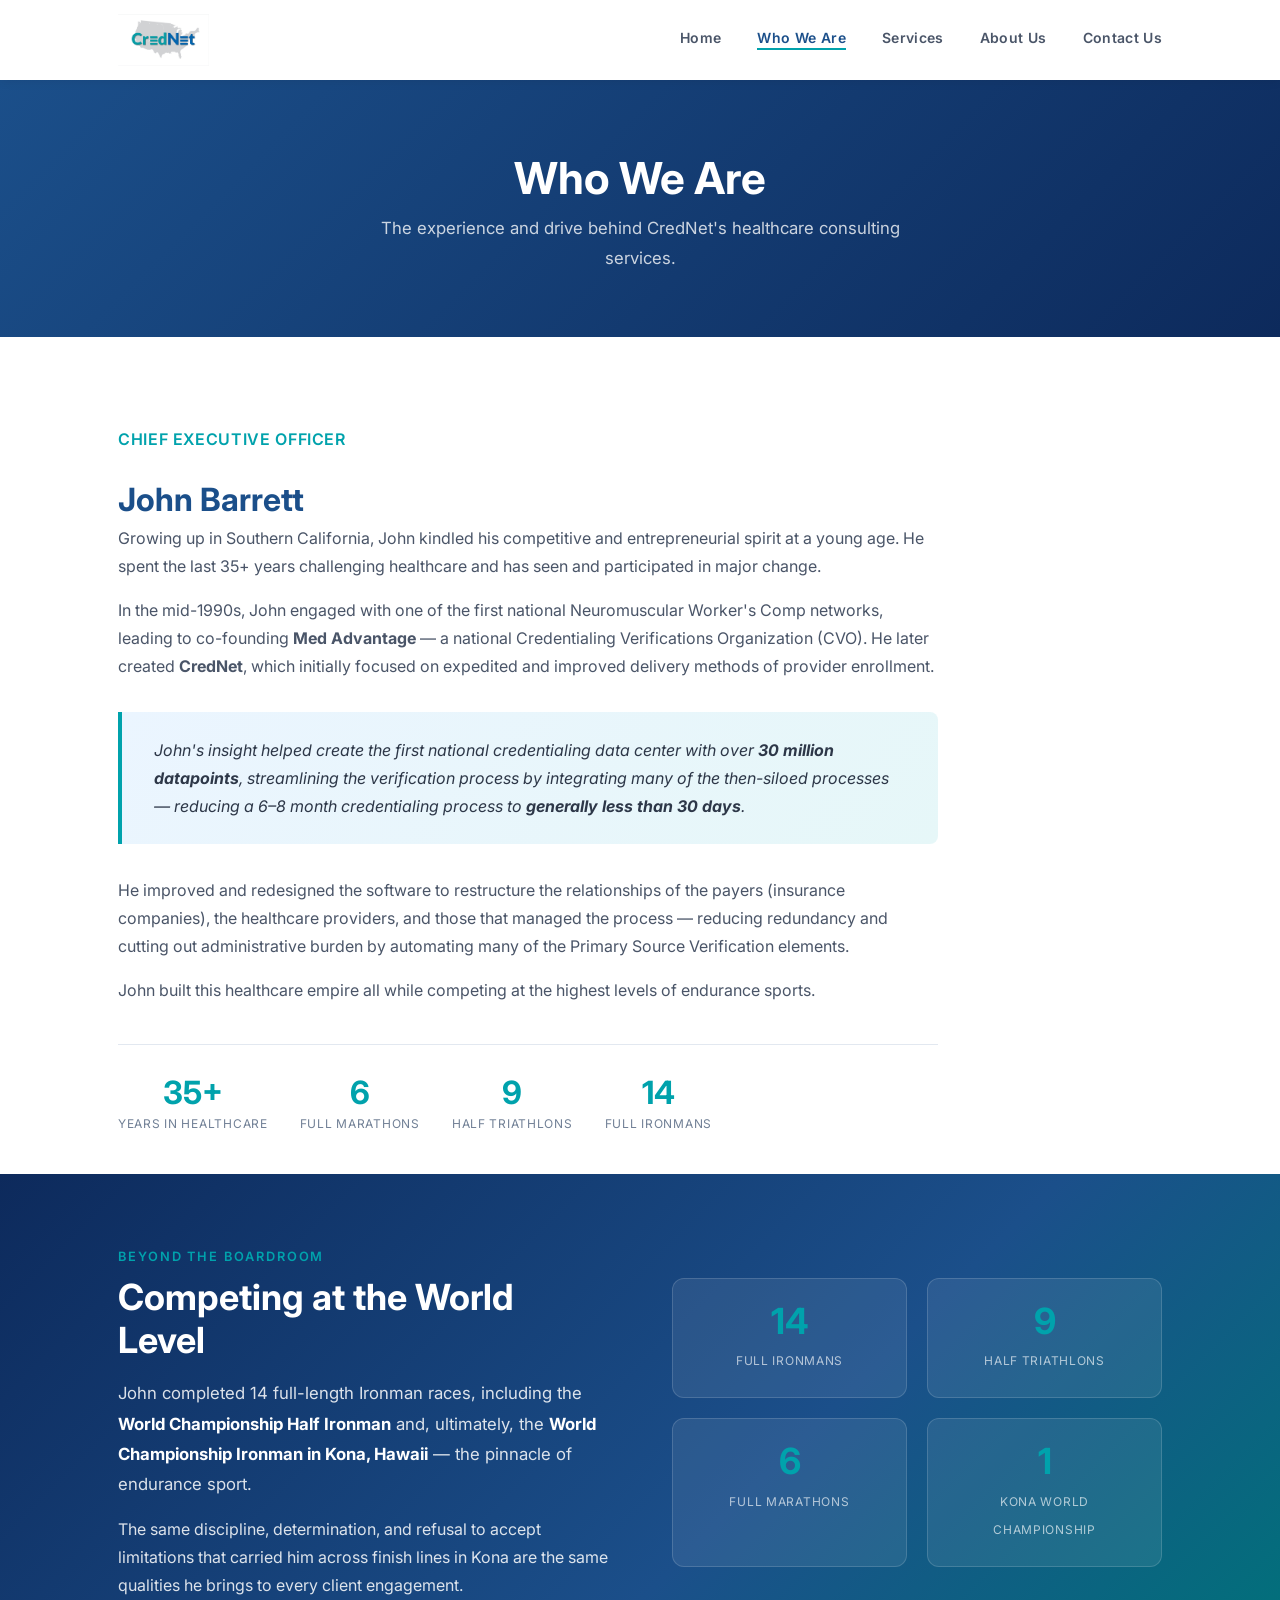
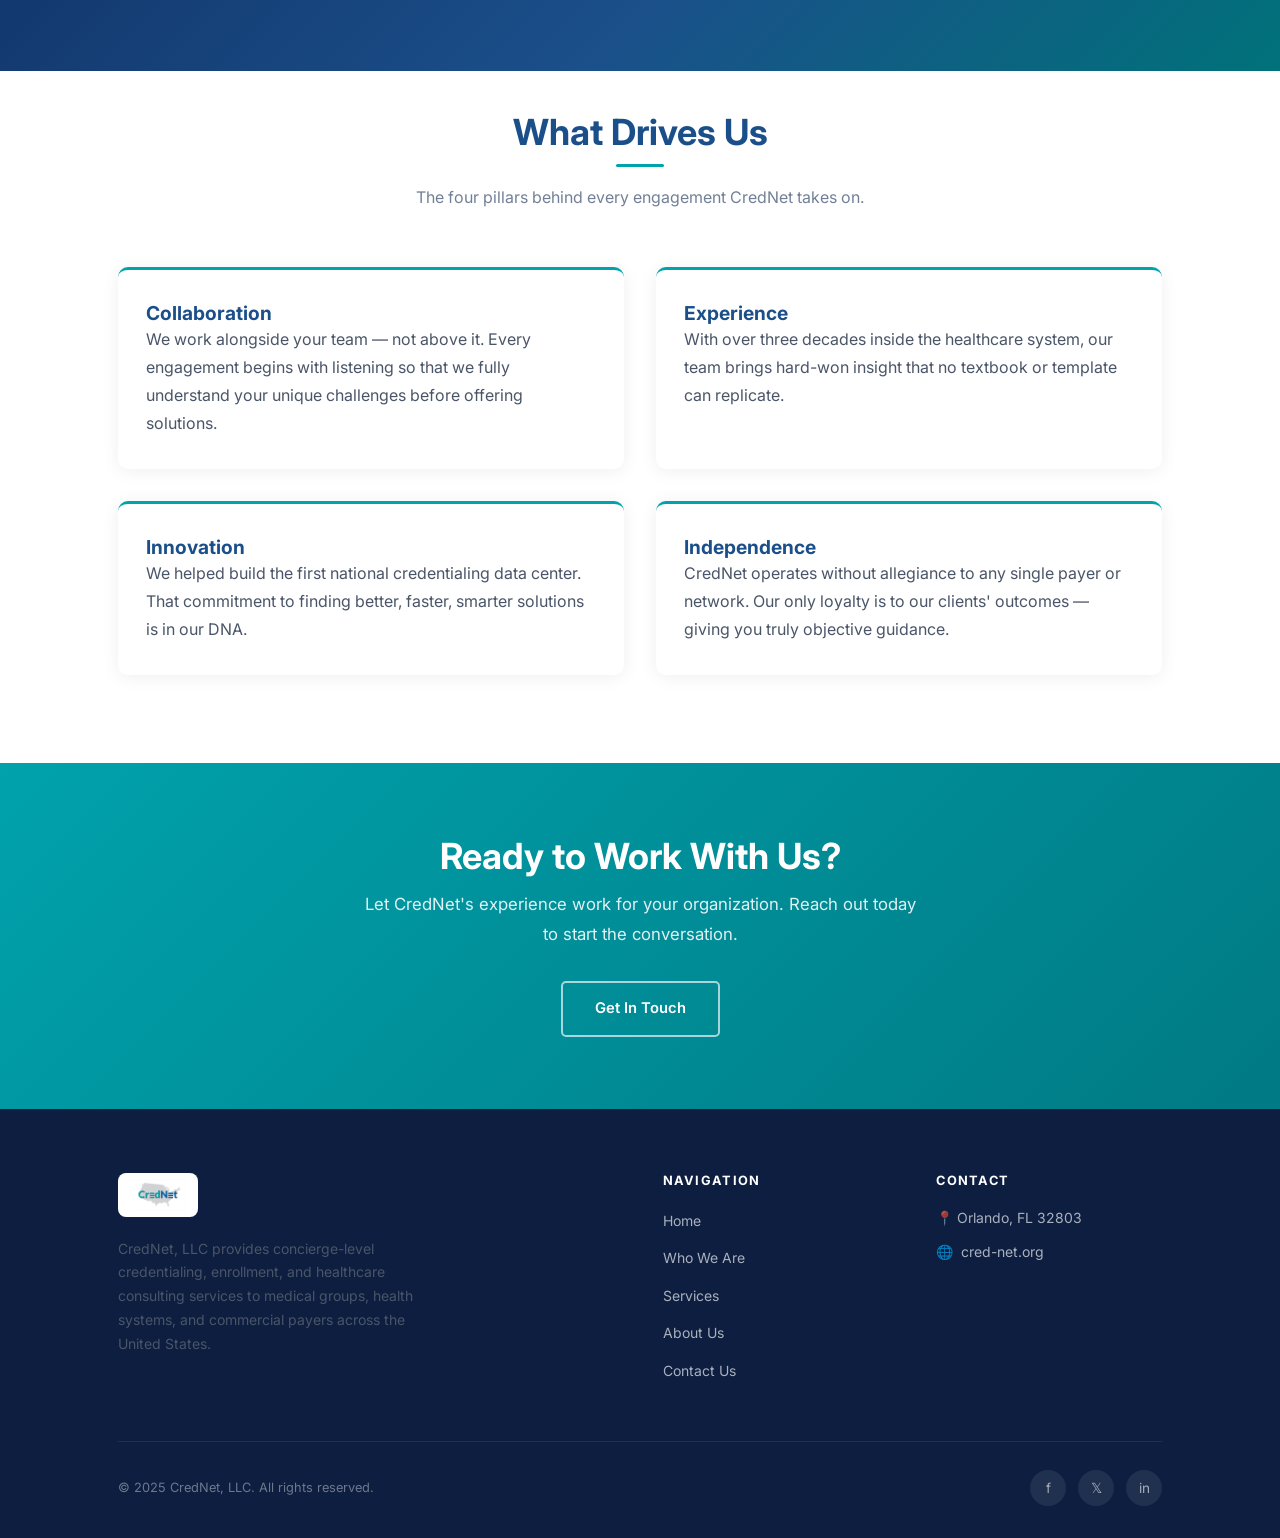
<file: who-we-are.html>
<!DOCTYPE html>
<html lang="en">
<head>
  <meta charset="UTF-8" />
  <meta name="viewport" content="width=device-width, initial-scale=1.0" />
  <title>Who We Are — CredNet</title>
  <meta name="description" content="Meet John Barrett, CEO of CredNet — 35+ years of healthcare expertise, co-founder of Med Advantage, and Ironman World Championship competitor." />
  <link rel="preconnect" href="https://fonts.googleapis.com" />
  <link rel="preconnect" href="https://fonts.gstatic.com" crossorigin />
  <link href="https://fonts.googleapis.com/css2?family=Inter:wght@400;500;600;700&display=swap" rel="stylesheet" />
  <link rel="stylesheet" href="css/style.css" />
</head>
<body>

  <!-- ── Navigation ──────────────────────────────── -->
  <nav class="nav">
    <div class="nav-inner">
      <a href="index.html" class="nav-logo">
        <img src="assets/logos/CredNet_noTM.png" alt="CredNet" />
      </a>
      <ul class="nav-links">
        <li><a href="index.html">Home</a></li>
        <li><a href="who-we-are.html" class="active">Who We Are</a></li>
        <li><a href="services.html">Services</a></li>
        <li><a href="about.html">About Us</a></li>
        <li><a href="contact.html">Contact Us</a></li>
      </ul>
      <button class="nav-toggle" aria-label="Toggle navigation">
        <span></span><span></span><span></span>
      </button>
    </div>
  </nav>

  <!-- ── Page Hero ────────────────────────────────── -->
  <div class="page-hero">
    <div class="container">
      <h1>Who We Are</h1>
      <p>The experience and drive behind CredNet's healthcare consulting services.</p>
    </div>
  </div>

  <!-- ── Profile ──────────────────────────────────── -->
  <section style="padding-bottom:2.5rem;">
    <div class="container">
      <div style="max-width:820px;">
        <div>
          <p class="profile-title">Chief Executive Officer</p>
          <h2 class="profile-name">John Barrett</h2>

          <p>Growing up in Southern California, John kindled his competitive and entrepreneurial spirit at a young age. He spent the last 35+ years challenging healthcare and has seen and participated in major change.</p>

          <p>In the mid-1990s, John engaged with one of the first national Neuromuscular Worker's Comp networks, leading to co-founding <strong>Med Advantage</strong> — a national Credentialing Verifications Organization (CVO). He later created <strong>CredNet</strong>, which initially focused on expedited and improved delivery methods of provider enrollment.</p>

          <div class="highlight">
            <p>John's insight helped create the first national credentialing data center with over <strong>30 million datapoints</strong>, streamlining the verification process by integrating many of the then-siloed processes — reducing a 6–8 month credentialing process to <strong>generally less than 30 days</strong>.</p>
          </div>

          <p>He improved and redesigned the software to restructure the relationships of the payers (insurance companies), the healthcare providers, and those that managed the process — reducing redundancy and cutting out administrative burden by automating many of the Primary Source Verification elements.</p>

          <p>John built this healthcare empire all while competing at the highest levels of endurance sports.</p>

          <div class="stat-row">
            <div class="stat">
              <span class="stat-num">35+</span>
              <span class="stat-label">Years in Healthcare</span>
            </div>
            <div class="stat">
              <span class="stat-num">6</span>
              <span class="stat-label">Full Marathons</span>
            </div>
            <div class="stat">
              <span class="stat-num">9</span>
              <span class="stat-label">Half Triathlons</span>
            </div>
            <div class="stat">
              <span class="stat-num">14</span>
              <span class="stat-label">Full Ironmans</span>
            </div>
          </div>
        </div>
      </div>
    </div>
  </section>

  <!-- ── Ironman Callout ───────────────────────────── -->
  <section class="ironman-band">
    <div class="container">
      <div class="ironman-inner">
        <div>
          <p style="font-size:0.8rem;text-transform:uppercase;letter-spacing:0.15em;color:#00A2AC;font-weight:600;margin-bottom:0.5rem;">Beyond the Boardroom</p>
          <h2 style="color:#fff;margin-bottom:1rem;">Competing at the World Level</h2>
          <p style="color:rgba(255,255,255,0.85);font-size:1.05rem;line-height:1.8;">John completed 14 full-length Ironman races, including the <strong style="color:#fff;">World Championship Half Ironman</strong> and, ultimately, the <strong style="color:#fff;">World Championship Ironman in Kona, Hawaii</strong> — the pinnacle of endurance sport.</p>
          <p style="color:rgba(255,255,255,0.85);margin-top:1rem;">The same discipline, determination, and refusal to accept limitations that carried him across finish lines in Kona are the same qualities he brings to every client engagement.</p>
        </div>
        <div class="ironman-stats">
          <div class="ironman-stat"><span>14</span><small>Full Ironmans</small></div>
          <div class="ironman-stat"><span>9</span><small>Half Triathlons</small></div>
          <div class="ironman-stat"><span>6</span><small>Full Marathons</small></div>
          <div class="ironman-stat"><span>1</span><small>Kona World Championship</small></div>
        </div>
      </div>
    </div>
  </section>

  <!-- ── Values ───────────────────────────────────── -->
  <section style="padding-top:2.5rem;">
    <div class="container">
      <div class="section-header">
        <h2>What Drives Us</h2>
        <div class="accent-line"></div>
        <p>The four pillars behind every engagement CredNet takes on.</p>
      </div>
      <div class="grid-2">
        <div class="card card-accent">
          <h3>Collaboration</h3>
          <p>We work alongside your team — not above it. Every engagement begins with listening so that we fully understand your unique challenges before offering solutions.</p>
        </div>
        <div class="card card-accent">
          <h3>Experience</h3>
          <p>With over three decades inside the healthcare system, our team brings hard-won insight that no textbook or template can replicate.</p>
        </div>
        <div class="card card-accent">
          <h3>Innovation</h3>
          <p>We helped build the first national credentialing data center. That commitment to finding better, faster, smarter solutions is in our DNA.</p>
        </div>
        <div class="card card-accent">
          <h3>Independence</h3>
          <p>CredNet operates without allegiance to any single payer or network. Our only loyalty is to our clients' outcomes — giving you truly objective guidance.</p>
        </div>
      </div>
    </div>
  </section>

  <!-- ── CTA Band ──────────────────────────────────── -->
  <section class="cta-band">
    <div class="container">
      <h2>Ready to Work With Us?</h2>
      <p>Let CredNet's experience work for your organization. Reach out today to start the conversation.</p>
      <a href="contact.html" class="btn btn-outline-white">Get In Touch</a>
    </div>
  </section>

  <!-- ── Footer ───────────────────────────────────── -->
  <footer class="footer">
    <div class="container">
      <div class="footer-grid">
        <div class="footer-brand">
          <img src="assets/logos/CredNet_noTM.png" alt="CredNet" />
          <p>CredNet, LLC provides concierge-level credentialing, enrollment, and healthcare consulting services to medical groups, health systems, and commercial payers across the United States.</p>
        </div>
        <div>
          <h4>Navigation</h4>
          <ul>
            <li><a href="index.html">Home</a></li>
            <li><a href="who-we-are.html">Who We Are</a></li>
            <li><a href="services.html">Services</a></li>
            <li><a href="about.html">About Us</a></li>
            <li><a href="contact.html">Contact Us</a></li>
          </ul>
        </div>
        <div>
          <h4>Contact</h4>
          <ul class="footer-contact-list">
            <li>📍 Orlando, FL 32803</li>
            <li>🌐 <a href="https://www.cred-net.org" style="color:rgba(255,255,255,0.65);">cred-net.org</a></li>
          </ul>
        </div>
      </div>
      <div class="footer-bottom">
        <p>&copy; 2025 CredNet, LLC. All rights reserved.</p>
        <div class="social-links">
          <a href="https://www.facebook.com" aria-label="Facebook">f</a>
          <a href="https://www.twitter.com" aria-label="X / Twitter">𝕏</a>
          <a href="https://www.linkedin.com" aria-label="LinkedIn">in</a>
        </div>
      </div>
    </div>
  </footer>

  <script src="js/main.js"></script>
</body>
</html>
</file>
<file: css/style.css>
/* =====================================================
   CredNet — GitHub Pages Stylesheet
   Colors: Navy #1B4F8A | Teal #00A2AC | White/Gray
   ===================================================== */

/* ── Reset & Base ─────────────────────────────────── */
*, *::before, *::after { box-sizing: border-box; margin: 0; padding: 0; }

html { scroll-behavior: smooth; font-size: 16px; }

body {
  font-family: 'Inter', -apple-system, BlinkMacSystemFont, 'Segoe UI', sans-serif;
  color: #2D3748;
  background: #fff;
  line-height: 1.75;
}

img { max-width: 100%; height: auto; display: block; }

a { color: #1B4F8A; text-decoration: none; transition: color 0.2s; }
a:hover { color: #00A2AC; }

ul { padding-left: 1.25rem; }
li { margin-bottom: 0.4rem; color: #4A5568; }

/* ── Typography ───────────────────────────────────── */
h1, h2, h3, h4 {
  font-weight: 700;
  line-height: 1.2;
  color: #1B4F8A;
}
h1 { font-size: clamp(2rem, 4.5vw, 3.25rem); }
h2 { font-size: clamp(1.5rem, 3vw, 2.25rem); }
h3 { font-size: 1.2rem; }

p { margin-bottom: 1rem; color: #4A5568; }
p:last-child { margin-bottom: 0; }

/* ── Layout ───────────────────────────────────────── */
.container {
  max-width: 1100px;
  margin: 0 auto;
  padding: 0 1.75rem;
}

section { padding: 5.5rem 0; }
.section-alt { background: #F7FAFC; }

/* ── Section Header ───────────────────────────────── */
.section-header { text-align: center; margin-bottom: 3.5rem; }
.section-header h2 { margin-bottom: 0.5rem; }
.section-header p { max-width: 620px; margin: 0 auto; color: #718096; }

.accent-line {
  width: 48px;
  height: 3px;
  background: #00A2AC;
  border-radius: 2px;
  margin: 0.6rem auto 1rem;
}

/* ── Navigation ───────────────────────────────────── */
.nav {
  position: sticky;
  top: 0;
  z-index: 200;
  background: #fff;
  box-shadow: 0 1px 10px rgba(0, 0, 0, 0.08);
}

.nav-inner {
  display: flex;
  align-items: center;
  justify-content: space-between;
  max-width: 1100px;
  margin: 0 auto;
  padding: 0.875rem 1.75rem;
}

.nav-logo img { height: 52px; width: auto; }

.nav-links {
  display: flex;
  list-style: none;
  gap: 2.25rem;
  padding: 0;
}

.nav-links a {
  font-size: 0.875rem;
  font-weight: 600;
  color: #4A5568;
  letter-spacing: 0.025em;
  padding-bottom: 2px;
  border-bottom: 2px solid transparent;
  transition: color 0.2s, border-color 0.2s;
}
.nav-links a:hover,
.nav-links a.active {
  color: #1B4F8A;
  border-bottom-color: #00A2AC;
}

.nav-toggle {
  display: none;
  background: none;
  border: none;
  cursor: pointer;
  padding: 4px;
  flex-direction: column;
  gap: 5px;
}
.nav-toggle span {
  display: block;
  width: 24px;
  height: 2px;
  background: #2D3748;
  border-radius: 2px;
  transition: all 0.25s;
}

/* ── Buttons ──────────────────────────────────────── */
.btn {
  display: inline-block;
  padding: 0.8rem 2rem;
  border-radius: 5px;
  font-weight: 600;
  font-size: 0.925rem;
  cursor: pointer;
  border: 2px solid transparent;
  transition: all 0.2s;
  text-align: center;
}

.btn-primary {
  background: #00A2AC;
  color: #fff;
  border-color: #00A2AC;
}
.btn-primary:hover { background: #008d97; border-color: #008d97; color: #fff; }

.btn-outline-white {
  background: transparent;
  color: #fff;
  border-color: rgba(255,255,255,0.65);
}
.btn-outline-white:hover {
  background: rgba(255,255,255,0.15);
  color: #fff;
  border-color: rgba(255,255,255,0.9);
}

.btn-outline-navy {
  background: transparent;
  color: #1B4F8A;
  border-color: #1B4F8A;
}
.btn-outline-navy:hover { background: #1B4F8A; color: #fff; }

/* ── Hero ─────────────────────────────────────────── */
.hero {
  background: url('../assets/images/doctor-10.jpg') center/cover no-repeat;
  color: #fff;
  padding: 7rem 0 6rem;
  text-align: center;
  position: relative;
  overflow: hidden;
}

.hero::before {
  content: '';
  position: absolute;
  inset: 0;
  background: linear-gradient(135deg, rgba(13,42,92,0.65) 0%, rgba(27,79,138,0.58) 50%, rgba(0,80,88,0.55) 100%);
}

.hero::after {
  content: '';
  position: absolute;
  right: -100px;
  top: -100px;
  width: 480px;
  height: 480px;
  border-radius: 50%;
  border: 2px solid rgba(0,162,172,0.35);
  background: radial-gradient(circle, rgba(0,162,172,0.12) 0%, transparent 70%);
}

.hero-content { position: relative; max-width: 780px; margin: 0 auto; }

.hero-tagline {
  font-size: 0.8rem;
  letter-spacing: 0.25em;
  text-transform: uppercase;
  color: rgba(255,255,255,0.65);
  margin-bottom: 1.25rem;
}

.hero h1 {
  color: #fff;
  margin-bottom: 1.5rem;
  text-shadow: 0 2px 20px rgba(0,0,0,0.25);
}

.hero p {
  color: rgba(255,255,255,0.88);
  font-size: 1.1rem;
  max-width: 680px;
  margin: 0 auto 2.25rem;
  line-height: 1.8;
}

.hero-btns { display: flex; gap: 1rem; justify-content: center; flex-wrap: wrap; }

/* ── Page Hero (inner pages) ──────────────────────── */
.page-hero {
  background: linear-gradient(135deg, #1B4F8A 0%, #0D2A5C 100%);
  padding: 4.5rem 0 4rem;
  text-align: center;
}
.page-hero h1 { color: #fff; margin-bottom: 0.6rem; font-size: clamp(1.75rem, 3.5vw, 2.75rem); }
.page-hero p { color: rgba(255,255,255,0.78); max-width: 580px; margin: 0 auto; font-size: 1.05rem; }

/* ── Cards ────────────────────────────────────────── */
.card {
  background: #fff;
  border-radius: 10px;
  padding: 2rem 1.75rem;
  box-shadow: 0 2px 18px rgba(0,0,0,0.065);
  transition: box-shadow 0.25s, transform 0.25s;
}
.card:hover {
  box-shadow: 0 8px 30px rgba(0,0,0,0.11);
  transform: translateY(-3px);
}

/* ── Grids ────────────────────────────────────────── */
.grid-3 { display: grid; grid-template-columns: repeat(3, 1fr); gap: 1.75rem; }
.grid-2 { display: grid; grid-template-columns: repeat(2, 1fr); gap: 2rem; }

/* ── Card Accent ──────────────────────────────────── */
.card-accent {
  border-top: 3px solid #00A2AC;
}

.card-link {
  display: inline-block;
  margin-top: 1rem;
  font-weight: 600;
  font-size: 0.875rem;
  color: #00A2AC;
}
.card-link:hover { color: #008d97; }

/* ── About Photo ──────────────────────────────────── */
.about-photo-wrap {
  border-radius: 16px;
  overflow: hidden;
  box-shadow: 0 8px 40px rgba(0,0,0,0.14);
  border: 6px solid #1B4F8A;
}
.about-photo-wrap img {
  width: 100%;
  height: 480px;
  object-fit: cover;
  object-position: center;
  display: block;
}

/* ── Services Page Detail ─────────────────────────── */
.service-block {
  padding: 3rem 0;
  border-bottom: 1px solid #E2E8F0;
}
.service-block:last-child { border-bottom: none; }

.service-block-inner {
  display: block;
}

.service-block h3 {
  font-size: 1.35rem;
  color: #1B4F8A;
  margin-bottom: 0.75rem;
}

.service-block p { margin-bottom: 0.75rem; }

.service-block ul {
  margin-top: 0.75rem;
  padding-left: 1.25rem;
}

/* ── Profile / Who We Are ─────────────────────────── */
.profile-grid {
  display: grid;
  grid-template-columns: 300px 1fr;
  gap: 4rem;
  align-items: start;
}

.profile-photo {
  border-radius: 12px;
  overflow: hidden;
  box-shadow: 0 6px 28px rgba(0,0,0,0.12);
}
.profile-photo img {
  width: 100%;
  height: 380px;
  object-fit: cover;
  object-position: center top;
}

.profile-name { font-size: 2rem; margin-bottom: 0.25rem; }
.profile-title {
  color: #00A2AC;
  font-weight: 600;
  font-size: 1rem;
  letter-spacing: 0.04em;
  text-transform: uppercase;
  margin-bottom: 1.75rem;
}

.stat-row {
  display: flex;
  gap: 2rem;
  margin-top: 2.5rem;
  padding-top: 2rem;
  border-top: 1px solid #E2E8F0;
  flex-wrap: wrap;
}
.stat { text-align: center; }
.stat-num {
  font-size: 2rem;
  font-weight: 700;
  color: #00A2AC;
  line-height: 1;
  display: block;
}
.stat-label {
  font-size: 0.75rem;
  color: #718096;
  text-transform: uppercase;
  letter-spacing: 0.06em;
  margin-top: 0.25rem;
  display: block;
}

/* ── Highlight Box ────────────────────────────────── */
.highlight {
  background: linear-gradient(135deg, #EBF5FF, #E6F7F8);
  border-left: 4px solid #00A2AC;
  border-radius: 0 8px 8px 0;
  padding: 1.5rem 2rem;
  margin: 2rem 0;
}
.highlight p { color: #2D3748; margin: 0; font-style: italic; }

/* ── About Features ───────────────────────────────── */
.feature-item {
  display: flex;
  gap: 1.25rem;
  margin-bottom: 2rem;
  align-items: flex-start;
}
.feature-icon {
  width: 44px;
  height: 44px;
  background: #E8F4F8;
  border-radius: 10px;
  display: flex;
  align-items: center;
  justify-content: center;
  font-size: 1.2rem;
  flex-shrink: 0;
  margin-top: 2px;
}

/* ── Contact ──────────────────────────────────────── */
.contact-grid {
  display: grid;
  grid-template-columns: 1fr 1.6fr;
  gap: 4rem;
  align-items: start;
}

.contact-info-item {
  display: flex;
  align-items: flex-start;
  gap: 1rem;
  margin-bottom: 1.75rem;
}
.contact-icon {
  width: 44px;
  height: 44px;
  background: #E8F4F8;
  border-radius: 10px;
  display: flex;
  align-items: center;
  justify-content: center;
  font-size: 1.15rem;
  flex-shrink: 0;
}
.contact-info-item h4 {
  font-size: 0.8rem;
  text-transform: uppercase;
  letter-spacing: 0.08em;
  color: #718096;
  margin-bottom: 0.2rem;
}
.contact-info-item p { margin: 0; font-weight: 500; color: #2D3748; }
.contact-info-item a { color: #1B4F8A; font-weight: 500; }

/* ── Form ─────────────────────────────────────────── */
.form-group { margin-bottom: 1.25rem; }
.form-group label {
  display: block;
  font-weight: 600;
  font-size: 0.85rem;
  color: #2D3748;
  margin-bottom: 0.4rem;
}
.form-group input,
.form-group textarea,
.form-group select {
  width: 100%;
  padding: 0.75rem 1rem;
  border: 1.5px solid #CBD5E0;
  border-radius: 6px;
  font-size: 0.975rem;
  font-family: inherit;
  color: #2D3748;
  background: #fff;
  transition: border-color 0.2s, box-shadow 0.2s;
}
.form-group input:focus,
.form-group textarea:focus {
  outline: none;
  border-color: #00A2AC;
  box-shadow: 0 0 0 3px rgba(0,162,172,0.12);
}
.form-group textarea { min-height: 145px; resize: vertical; }
.form-row { display: grid; grid-template-columns: 1fr 1fr; gap: 1rem; }

/* ── Ironman Band ─────────────────────────────────── */
.ironman-band {
  background: linear-gradient(135deg, #0D2A5C 0%, #1B4F8A 60%, #00727A 100%);
  padding: 4.5rem 0;
}

.ironman-inner {
  display: grid;
  grid-template-columns: 1fr 1fr;
  gap: 4rem;
  align-items: center;
}

.ironman-stats {
  display: grid;
  grid-template-columns: 1fr 1fr;
  gap: 1.25rem;
}

.ironman-stat {
  background: rgba(255,255,255,0.08);
  border: 1px solid rgba(255,255,255,0.15);
  border-radius: 12px;
  padding: 1.5rem;
  text-align: center;
}

.ironman-stat span {
  display: block;
  font-size: 2.25rem;
  font-weight: 700;
  color: #00A2AC;
  line-height: 1;
  margin-bottom: 0.4rem;
}

.ironman-stat small {
  font-size: 0.75rem;
  color: rgba(255,255,255,0.65);
  text-transform: uppercase;
  letter-spacing: 0.06em;
}

@media (max-width: 768px) {
  .ironman-inner { grid-template-columns: 1fr; gap: 2.5rem; }
}

/* ── Story Grid (two-col, stacks on mobile) ───────── */
.story-grid {
  display: grid;
  grid-template-columns: 1fr 1fr;
  gap: 4rem;
  align-items: center;
}
@media (max-width: 768px) {
  .story-grid { grid-template-columns: 1fr; gap: 2.5rem; }
  .story-grid .about-photo-wrap,
  .story-grid img { order: -1; }
}

/* ── CTA Band ─────────────────────────────────────── */
.cta-band {
  background: linear-gradient(135deg, #00A2AC 0%, #007A84 100%);
  color: #fff;
  padding: 4.5rem 0;
  text-align: center;
}
.cta-band h2 { color: #fff; margin-bottom: 0.75rem; }
.cta-band p { color: rgba(255,255,255,0.88); max-width: 560px; margin: 0 auto 2rem; font-size: 1.05rem; }

/* ── Footer ───────────────────────────────────────── */
.footer {
  background: #0D1E40;
  color: rgba(255,255,255,0.75);
  padding: 4rem 0 2rem;
}

.footer-grid {
  display: grid;
  grid-template-columns: 2.2fr 1fr 1fr;
  gap: 3rem;
  margin-bottom: 3rem;
}

.footer-brand img { height: 44px; width: auto; margin-bottom: 1.25rem; background: #fff; padding: 6px 12px; border-radius: 8px; display: block; }
.footer-brand p { font-size: 0.875rem; line-height: 1.7; max-width: 300px; }

.footer h4 {
  color: #fff;
  font-size: 0.8rem;
  text-transform: uppercase;
  letter-spacing: 0.1em;
  margin-bottom: 1.1rem;
}

.footer ul { list-style: none; padding: 0; }
.footer ul li { margin-bottom: 0.6rem; }
.footer ul li a {
  color: rgba(255,255,255,0.65);
  font-size: 0.875rem;
  transition: color 0.2s;
}
.footer ul li a:hover { color: #00A2AC; }

.footer-contact-list { list-style: none; padding: 0; }
.footer-contact-list li {
  font-size: 0.875rem;
  color: rgba(255,255,255,0.65);
  margin-bottom: 0.6rem;
  display: flex;
  align-items: center;
  gap: 0.5rem;
}

.footer-bottom {
  border-top: 1px solid rgba(255,255,255,0.08);
  padding-top: 1.75rem;
  display: flex;
  justify-content: space-between;
  align-items: center;
  flex-wrap: wrap;
  gap: 1rem;
}
.footer-bottom p { font-size: 0.8rem; color: rgba(255,255,255,0.4); margin: 0; }

.social-links { display: flex; gap: 0.75rem; }
.social-links a {
  width: 36px;
  height: 36px;
  border-radius: 50%;
  background: rgba(255,255,255,0.08);
  display: flex;
  align-items: center;
  justify-content: center;
  font-size: 0.85rem;
  color: rgba(255,255,255,0.6);
  transition: background 0.2s, color 0.2s;
}
.social-links a:hover { background: #00A2AC; color: #fff; }

/* ── Responsive ───────────────────────────────────── */
@media (max-width: 960px) {
  .grid-3 { grid-template-columns: 1fr 1fr; }
  .profile-grid { grid-template-columns: 1fr; }
  .profile-photo img { height: 300px; }
  .contact-grid { grid-template-columns: 1fr; gap: 2.5rem; }
  .footer-grid { grid-template-columns: 1fr 1fr; }
  .footer-brand { grid-column: 1 / -1; }
}

@media (max-width: 640px) {
  section { padding: 3.5rem 0; }
  .grid-3,
  .grid-2 { grid-template-columns: 1fr; }
  .form-row { grid-template-columns: 1fr; }
  .footer-grid { grid-template-columns: 1fr; gap: 2rem; }
  .footer-bottom { flex-direction: column; text-align: center; }
  .stat-row { justify-content: center; }
  .service-block-inner { grid-template-columns: 1fr; gap: 0.75rem; }
  .service-block-inner .service-icon { display: none; }

  .nav-toggle { display: flex; }
  .nav-links {
    display: none;
    position: absolute;
    top: 100%;
    left: 0;
    right: 0;
    flex-direction: column;
    background: #fff;
    padding: 1rem 1.75rem 1.5rem;
    box-shadow: 0 6px 20px rgba(0,0,0,0.1);
    gap: 0.25rem;
  }
  .nav-links.open { display: flex; }
  .nav-links a { padding: 0.6rem 0; border-bottom: none; font-size: 1rem; }
}
</file>
